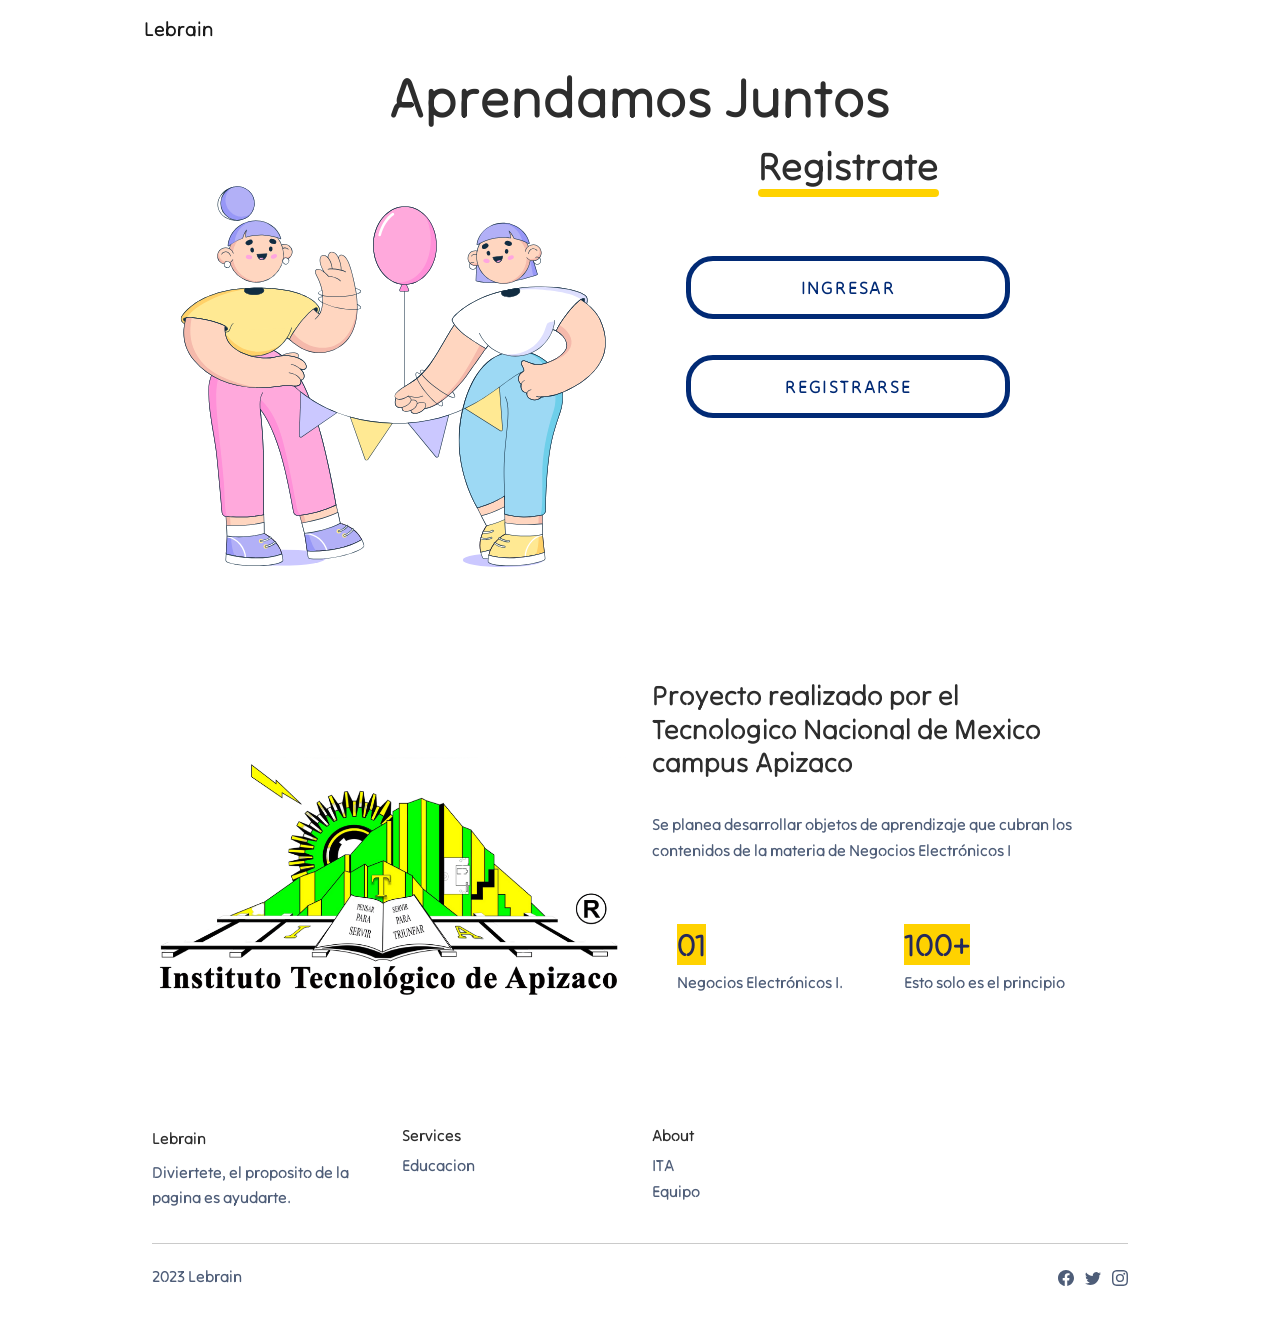
<file: index.html>
<!DOCTYPE html>
<html lang="en">

<head>
    <meta charset="utf-8">
    <meta name="viewport" content="width=device-width, initial-scale=1.0, shrink-to-fit=no">
    <title>Lebrain</title>
    <link rel="stylesheet" href="assets/bootstrap/css/bootstrap.min.css">
    <link rel="stylesheet" href="assets/css/style.css">
    <link href="https://fonts.googleapis.com/css2?family=Poppins:wght@100&family=Tilt+Neon&display=swap" rel="stylesheet">
    <link rel="stylesheet" href="https://fonts.googleapis.com/css?family=Raleway:300italic,400italic,600italic,700italic,800italic,400,300,600,700,800&amp;display=swap">
</head>

<body>
    <nav class="navbar navbar-brand navbar-expand-md fixed-top py-2 " id="mainNav">
        <div class="container"><a class="navbar-brand d-flex align-items-center" href="index.html"><span>Lebrain</span></a><button data-bs-toggle="collapse" class="navbar-toggler" data-bs-target="#navcol-1"><span class="visually-hidden">Toggle navigation</span><span class="navbar-toggler-icon"></span></button>
            <div class="collapse navbar-collapse" id="navcol-1">
                <ul class="navbar-nav mx-auto">
                    <li class="nav-item"></li>
                </ul><!-- <a class="btn btn-primary shadow" role="button" href="login.html">Ingresar</a> -->
            </div>
        </div>
    </nav>
    
    <header class="py-4 py-md-3 my-5">
        <div class="text-center">
            <h1 class="display-4 fw-bold mb-2">Aprendamos Juntos</h1>
        </div>
        <div class="container py-md-0">
            <div class="row">
                <div class="col-md-6 text-center align-items-center"><img class="img-fluid w-100" alt="Responsive image" src="images/bubble-gum-women-cheerfully-greet-someone-with-balloons-and-flags.svg"></div>
                <div class="col-md-5 col-xl-5 text-center text-md-start">
                    <h1 class="display-6 fw-bold mb-5"><span class="underline pb-1"><strong>Registrate</strong><br></span></h1>
                    <a href="login.html" class="ingresar">Ingresar<span></span><span></span><span></span><span></span></a>
                    <a href="signup.html" class="registrarse">Registrarse<span></span><span></span><span></span><span></span></a>
                </div>
            </div>
        </div>
    </header>

    <section>
        <div class="container py-2 py-xl-0">
            <div class="row gy-4 gy-md-0">
                <div class="col-md-6 text-center text-md-start d-flex d-sm-flex d-md-flex justify-content-center align-items-center justify-content-md-start align-items-md-center justify-content-xl-center">
                    <div><img class="rounded img-fluid fit-cover" style="min-height: 300px;" src="assets/img/illustrations/logoitapizaco.png" width="800"></div>
                </div>
                <div class="col">
                    <div style="max-width: 450px;">
                        <h3 class="fw-bold pb-md-4">Proyecto realizado por el Tecnologico Nacional de Mexico campus Apizaco</h3>
                        <p class="text-muted py-4 py-md-0">Se planea desarrollar objetos de aprendizaje que cubran los contenidos de la materia de Negocios Electrónicos I</p>
                        <div class="row gy-4 row-cols-2 row-cols-md-2" style="padding-top: 40px;margin-left: -9px;padding-left: 22px;margin-right: -16px;padding-bottom: 15px;">
                            <div class="col">
                                <div><span class="fs-2 fw-bold text-primary bg-warning">01</span>
                                    <p class="fw-normal text-muted">Negocios Electrónicos I.</p>
                                </div>
                            </div>
                            <div class="col">
                                <div><span class="fs-2 fw-bold text-primary bg-warning">100+</span>
                                    <p class="fw-normal text-muted">Esto solo es el principio</p>
                                </div>
                            </div>
                        </div>
                    </div>
                </div>
            </div>
        </div>
    </section>
    <footer>
        <div class="container py-4 py-lg-5">
            <div class="row row-cols-2 row-cols-md-4">
                <div class="col-12 col-md-3">
                    <div class="fw-bold d-flex align-items-center mb-2"><span>Lebrain</span></div>
                    <p class="text-muted">Diviertete, el proposito de la pagina es ayudarte.</p>
                </div>
                <div class="col-sm-4 col-md-3 text-lg-start d-flex flex-column">
                    <h3 class="fs-6 fw-bold">Services</h3>
                    <ul class="list-unstyled">
                        <li><a href="#">Educacion</a></li>
                    </ul>
                </div>
                <div class="col-sm-4 col-md-3 text-lg-start d-flex flex-column">
                    <h3 class="fs-6 fw-bold">About</h3>
                    <ul class="list-unstyled">
                        <li><a href="#">ITA</a></li>
                        <li><a href="#">Equipo</a></li>
                        <li><a href="#"></a></li>
                    </ul>
                </div>
            </div>
            <hr>
            <div class="text-muted d-flex justify-content-between align-items-center pt-1">
                <p class="mb-0">2023 Lebrain</p>
                <ul class="list-inline mb-0">
                    <li class="list-inline-item"><svg xmlns="http://www.w3.org/2000/svg" width="1em" height="1em" fill="currentColor" viewBox="0 0 16 16" class="bi bi-facebook">
                            <path d="M16 8.049c0-4.446-3.582-8.05-8-8.05C3.58 0-.002 3.603-.002 8.05c0 4.017 2.926 7.347 6.75 7.951v-5.625h-2.03V8.05H6.75V6.275c0-2.017 1.195-3.131 3.022-3.131.876 0 1.791.157 1.791.157v1.98h-1.009c-.993 0-1.303.621-1.303 1.258v1.51h2.218l-.354 2.326H9.25V16c3.824-.604 6.75-3.934 6.75-7.951z"></path>
                        </svg></li>
                    <li class="list-inline-item"><svg xmlns="http://www.w3.org/2000/svg" width="1em" height="1em" fill="currentColor" viewBox="0 0 16 16" class="bi bi-twitter">
                            <path d="M5.026 15c6.038 0 9.341-5.003 9.341-9.334 0-.14 0-.282-.006-.422A6.685 6.685 0 0 0 16 3.542a6.658 6.658 0 0 1-1.889.518 3.301 3.301 0 0 0 1.447-1.817 6.533 6.533 0 0 1-2.087.793A3.286 3.286 0 0 0 7.875 6.03a9.325 9.325 0 0 1-6.767-3.429 3.289 3.289 0 0 0 1.018 4.382A3.323 3.323 0 0 1 .64 6.575v.045a3.288 3.288 0 0 0 2.632 3.218 3.203 3.203 0 0 1-.865.115 3.23 3.23 0 0 1-.614-.057 3.283 3.283 0 0 0 3.067 2.277A6.588 6.588 0 0 1 .78 13.58a6.32 6.32 0 0 1-.78-.045A9.344 9.344 0 0 0 5.026 15z"></path>
                        </svg></li>
                    <li class="list-inline-item"><svg xmlns="http://www.w3.org/2000/svg" width="1em" height="1em" fill="currentColor" viewBox="0 0 16 16" class="bi bi-instagram">
                            <path d="M8 0C5.829 0 5.556.01 4.703.048 3.85.088 3.269.222 2.76.42a3.917 3.917 0 0 0-1.417.923A3.927 3.927 0 0 0 .42 2.76C.222 3.268.087 3.85.048 4.7.01 5.555 0 5.827 0 8.001c0 2.172.01 2.444.048 3.297.04.852.174 1.433.372 1.942.205.526.478.972.923 1.417.444.445.89.719 1.416.923.51.198 1.09.333 1.942.372C5.555 15.99 5.827 16 8 16s2.444-.01 3.298-.048c.851-.04 1.434-.174 1.943-.372a3.916 3.916 0 0 0 1.416-.923c.445-.445.718-.891.923-1.417.197-.509.332-1.09.372-1.942C15.99 10.445 16 10.173 16 8s-.01-2.445-.048-3.299c-.04-.851-.175-1.433-.372-1.941a3.926 3.926 0 0 0-.923-1.417A3.911 3.911 0 0 0 13.24.42c-.51-.198-1.092-.333-1.943-.372C10.443.01 10.172 0 7.998 0h.003zm-.717 1.442h.718c2.136 0 2.389.007 3.232.046.78.035 1.204.166 1.486.275.373.145.64.319.92.599.28.28.453.546.598.92.11.281.24.705.275 1.485.039.843.047 1.096.047 3.231s-.008 2.389-.047 3.232c-.035.78-.166 1.203-.275 1.485a2.47 2.47 0 0 1-.599.919c-.28.28-.546.453-.92.598-.28.11-.704.24-1.485.276-.843.038-1.096.047-3.232.047s-2.39-.009-3.233-.047c-.78-.036-1.203-.166-1.485-.276a2.478 2.478 0 0 1-.92-.598 2.48 2.48 0 0 1-.6-.92c-.109-.281-.24-.705-.275-1.485-.038-.843-.046-1.096-.046-3.233 0-2.136.008-2.388.046-3.231.036-.78.166-1.204.276-1.486.145-.373.319-.64.599-.92.28-.28.546-.453.92-.598.282-.11.705-.24 1.485-.276.738-.034 1.024-.044 2.515-.045v.002zm4.988 1.328a.96.96 0 1 0 0 1.92.96.96 0 0 0 0-1.92zm-4.27 1.122a4.109 4.109 0 1 0 0 8.217 4.109 4.109 0 0 0 0-8.217zm0 1.441a2.667 2.667 0 1 1 0 5.334 2.667 2.667 0 0 1 0-5.334z"></path>
                        </svg></li>
                </ul>
            </div>
        </div>
    </footer>
    <script src="assets/bootstrap/js/bootstrap.min.js"></script>
    <script src="assets/js/startup-modern.js"></script>
</body>

</html>
</file>
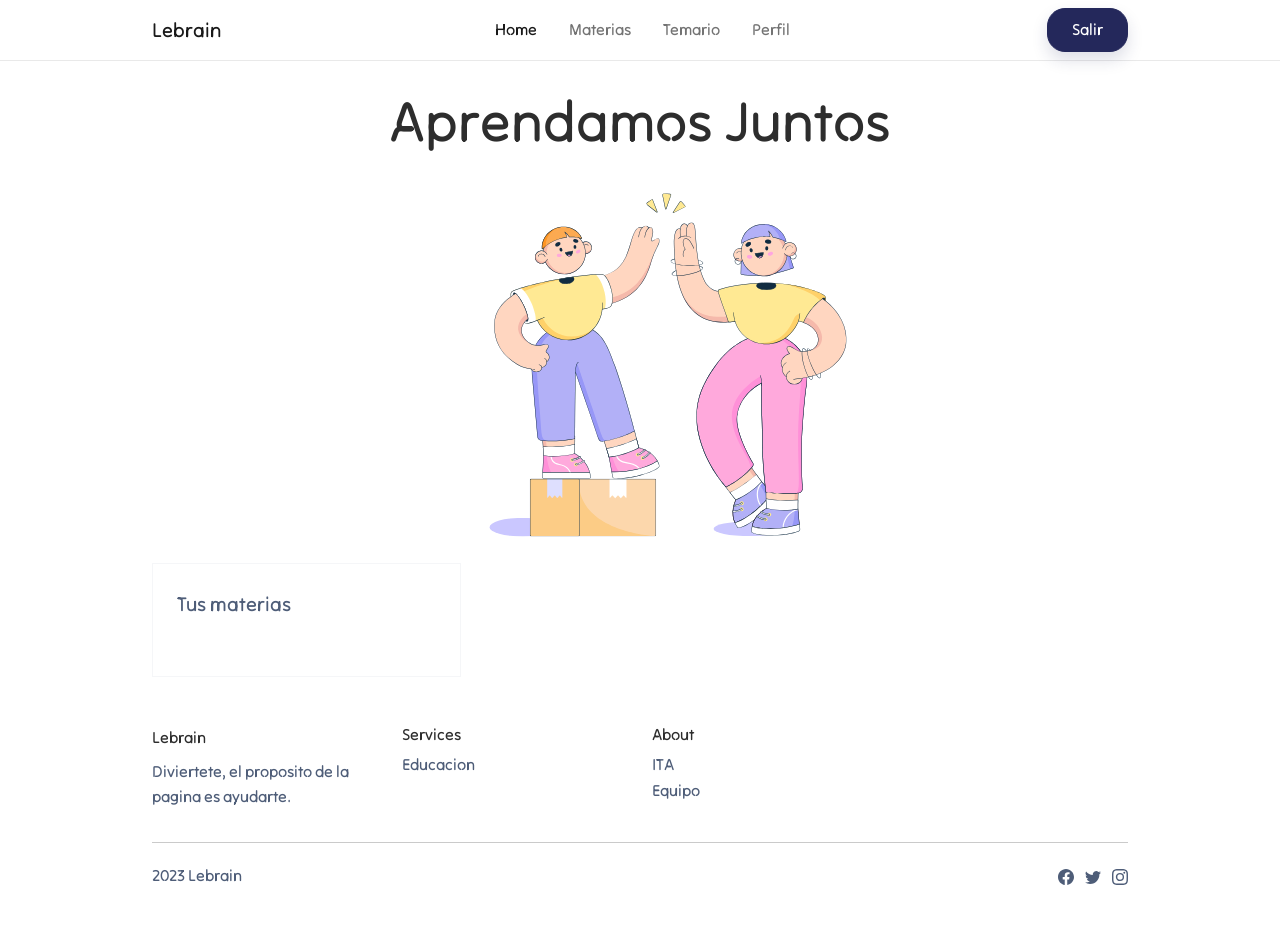
<file: inicio.html>
<!DOCTYPE html>
<html lang="en">

<head>
    <meta charset="utf-8">
    <meta name="viewport" content="width=device-width, initial-scale=1.0, shrink-to-fit=no">
    <title>Inicio</title>
    <link rel="stylesheet" href="assets/bootstrap/css/bootstrap.min.css">
    <link rel="stylesheet" href="assets/css/style-login.css">
    <link rel="stylesheet" href="assets/css/style.css">
    <link href="https://fonts.googleapis.com/css2?family=Poppins:wght@100&family=Tilt+Neon&display=swap" rel="stylesheet">
   
</head>

<body>
<header class="pt-4">
    <nav class="navbar navbar-light navbar-expand-md fixed-top navbar-shrink py-2" id="mainNav">
        <div class="container"><a class="navbar-brand d-flex align-items-center"><span>Lebrain</span></a><button data-bs-toggle="collapse" class="navbar-toggler" data-bs-target="#navcol-1"><span class="visually-hidden">Toggle navigation</span><span class="navbar-toggler-icon"></span></button>
            <div class="collapse navbar-collapse" id="navcol-1">
                <ul class="navbar-nav mx-auto">
                    <li class="nav-item"><a class="nav-link active" href="inicio.html">Home</a></li>
                    <li class="nav-item"><a class="nav-link " href="materias.html">Materias</a></li>
                    <li class="nav-item"><a class="nav-link" disabled>Temario</a></li>
                    <li class="nav-item"><a class="nav-link" href="perfil.html">Perfil</a></li>
                </ul><a class="btn btn-primary shadow" role="button" href="index.html">Salir</a>
            </div>
        </div>
    </nav>

    <div class="container pt-4 pt-xl-5">
        <div class="row pt-3">
            <div class="col-md-8 text-center text-md-start mx-auto">
                <div class="text-center" id="bienvenida">
                    <h1 class="display-4 fw-bold mb-2">Aprendamos Juntos</h1>
                    
                </div>
            </div>
            <div class="col-12 col-lg-10 mx-auto">
                <div class="text-center position-relative" style="margin-left: 50px;"><img class="img-fluid" src="images/bubble-gum-equality.svg" style="width: 400px;"></div>
            </div>
        </div>
    </div>
</header>
<section>
    <div class="container py-2 py-xl-0">
        <div class="row gy-4 row-cols-1 row-cols-md-2 row-cols-lg-3">
            <div class="col">
                <div class="card border-light border-1 d-flex justify-content-center p-4">
                    <p class="fs-5 text-muted mb-0">Tus materias</p>
                    <div class="card-body" id="materia">


                    </div>
                </div>
            </div>
        </div>
    </div>
</section>
<footer>
    <div class="container py-4 py-lg-5">
        <div class="row row-cols-2 row-cols-md-4">
            <div class="col-12 col-md-3">
                <div class="fw-bold d-flex align-items-center mb-2"><span>Lebrain</span></div>
                <p class="text-muted">Diviertete, el proposito de la pagina es ayudarte.</p>
            </div>
            <div class="col-sm-4 col-md-3 text-lg-start d-flex flex-column">
                <h3 class="fs-6 fw-bold">Services</h3>
                <ul class="list-unstyled">
                    <li><a href="#">Educacion</a></li>
                </ul>
            </div>
            <div class="col-sm-4 col-md-3 text-lg-start d-flex flex-column">
                <h3 class="fs-6 fw-bold">About</h3>
                <ul class="list-unstyled">
                    <li><a href="#">ITA</a></li>
                    <li><a href="#">Equipo</a></li>
                    <li><a href="#"></a></li>
                </ul>
            </div>
        </div>
        <hr>
        <div class="text-muted d-flex justify-content-between align-items-center pt-1">
            <p class="mb-0">2023 Lebrain</p>
            <ul class="list-inline mb-0">
                <li class="list-inline-item"><svg xmlns="http://www.w3.org/2000/svg" width="1em" height="1em" fill="currentColor" viewBox="0 0 16 16" class="bi bi-facebook">
                        <path d="M16 8.049c0-4.446-3.582-8.05-8-8.05C3.58 0-.002 3.603-.002 8.05c0 4.017 2.926 7.347 6.75 7.951v-5.625h-2.03V8.05H6.75V6.275c0-2.017 1.195-3.131 3.022-3.131.876 0 1.791.157 1.791.157v1.98h-1.009c-.993 0-1.303.621-1.303 1.258v1.51h2.218l-.354 2.326H9.25V16c3.824-.604 6.75-3.934 6.75-7.951z"></path>
                    </svg></li>
                <li class="list-inline-item"><svg xmlns="http://www.w3.org/2000/svg" width="1em" height="1em" fill="currentColor" viewBox="0 0 16 16" class="bi bi-twitter">
                        <path d="M5.026 15c6.038 0 9.341-5.003 9.341-9.334 0-.14 0-.282-.006-.422A6.685 6.685 0 0 0 16 3.542a6.658 6.658 0 0 1-1.889.518 3.301 3.301 0 0 0 1.447-1.817 6.533 6.533 0 0 1-2.087.793A3.286 3.286 0 0 0 7.875 6.03a9.325 9.325 0 0 1-6.767-3.429 3.289 3.289 0 0 0 1.018 4.382A3.323 3.323 0 0 1 .64 6.575v.045a3.288 3.288 0 0 0 2.632 3.218 3.203 3.203 0 0 1-.865.115 3.23 3.23 0 0 1-.614-.057 3.283 3.283 0 0 0 3.067 2.277A6.588 6.588 0 0 1 .78 13.58a6.32 6.32 0 0 1-.78-.045A9.344 9.344 0 0 0 5.026 15z"></path>
                    </svg></li>
                <li class="list-inline-item"><svg xmlns="http://www.w3.org/2000/svg" width="1em" height="1em" fill="currentColor" viewBox="0 0 16 16" class="bi bi-instagram">
                        <path d="M8 0C5.829 0 5.556.01 4.703.048 3.85.088 3.269.222 2.76.42a3.917 3.917 0 0 0-1.417.923A3.927 3.927 0 0 0 .42 2.76C.222 3.268.087 3.85.048 4.7.01 5.555 0 5.827 0 8.001c0 2.172.01 2.444.048 3.297.04.852.174 1.433.372 1.942.205.526.478.972.923 1.417.444.445.89.719 1.416.923.51.198 1.09.333 1.942.372C5.555 15.99 5.827 16 8 16s2.444-.01 3.298-.048c.851-.04 1.434-.174 1.943-.372a3.916 3.916 0 0 0 1.416-.923c.445-.445.718-.891.923-1.417.197-.509.332-1.09.372-1.942C15.99 10.445 16 10.173 16 8s-.01-2.445-.048-3.299c-.04-.851-.175-1.433-.372-1.941a3.926 3.926 0 0 0-.923-1.417A3.911 3.911 0 0 0 13.24.42c-.51-.198-1.092-.333-1.943-.372C10.443.01 10.172 0 7.998 0h.003zm-.717 1.442h.718c2.136 0 2.389.007 3.232.046.78.035 1.204.166 1.486.275.373.145.64.319.92.599.28.28.453.546.598.92.11.281.24.705.275 1.485.039.843.047 1.096.047 3.231s-.008 2.389-.047 3.232c-.035.78-.166 1.203-.275 1.485a2.47 2.47 0 0 1-.599.919c-.28.28-.546.453-.92.598-.28.11-.704.24-1.485.276-.843.038-1.096.047-3.232.047s-2.39-.009-3.233-.047c-.78-.036-1.203-.166-1.485-.276a2.478 2.478 0 0 1-.92-.598 2.48 2.48 0 0 1-.6-.92c-.109-.281-.24-.705-.275-1.485-.038-.843-.046-1.096-.046-3.233 0-2.136.008-2.388.046-3.231.036-.78.166-1.204.276-1.486.145-.373.319-.64.599-.92.28-.28.546-.453.92-.598.282-.11.705-.24 1.485-.276.738-.034 1.024-.044 2.515-.045v.002zm4.988 1.328a.96.96 0 1 0 0 1.92.96.96 0 0 0 0-1.92zm-4.27 1.122a4.109 4.109 0 1 0 0 8.217 4.109 4.109 0 0 0 0-8.217zm0 1.441a2.667 2.667 0 1 1 0 5.334 2.667 2.667 0 0 1 0-5.334z"></path>
                    </svg></li>
            </ul>
        </div>
    </div>
</footer>
    <script src="assets/bootstrap/js/bootstrap.min.js"></script>
    <script src="assets/js/inicio.js"></script>




</body>


</html>
</file>
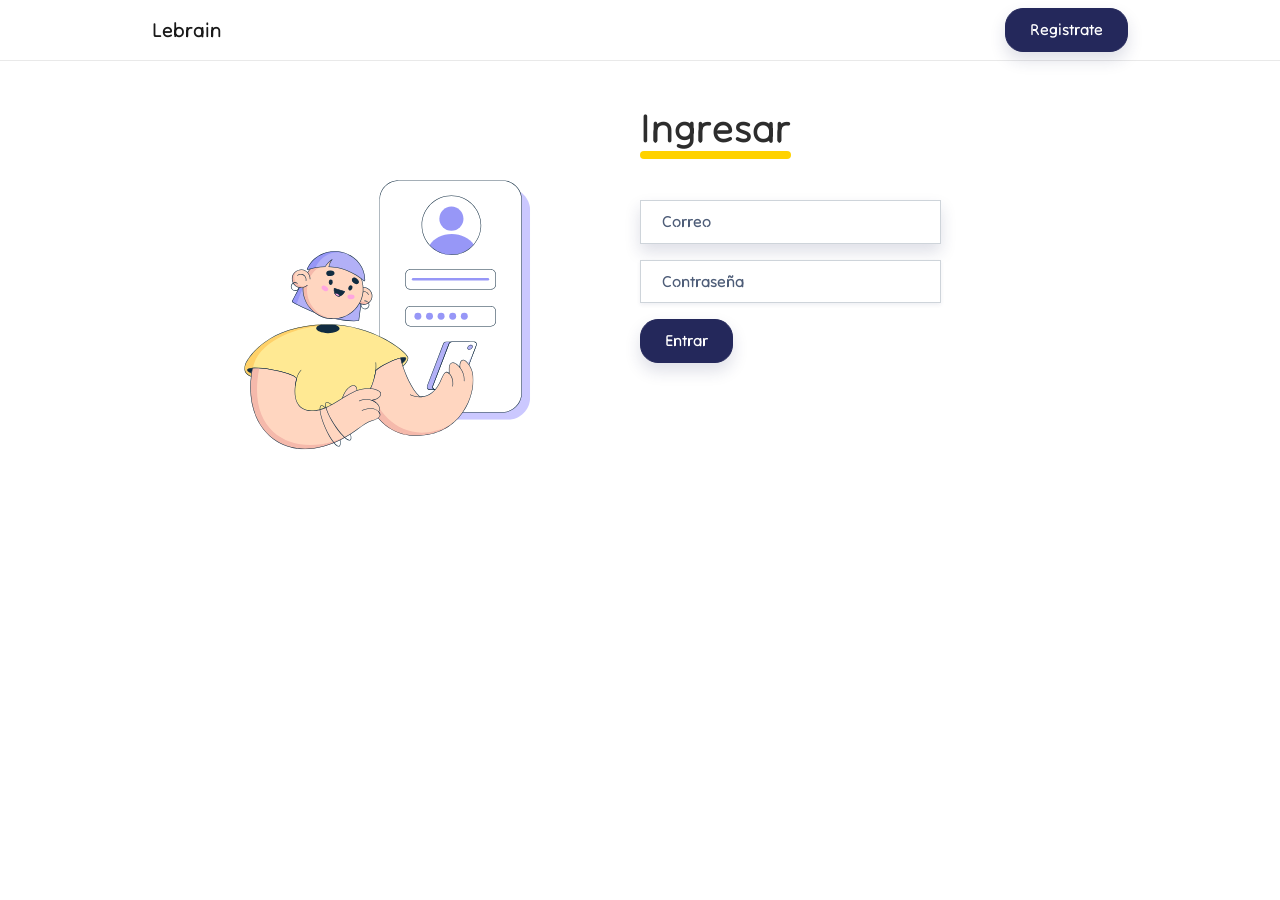
<file: login.html>
<!DOCTYPE html>
<html lang="en">

<head>
    <meta charset="utf-8">
    <meta name="viewport" content="width=device-width, initial-scale=1.0, shrink-to-fit=no">
    <title>Ingresar</title>
    <link rel="stylesheet" href="assets/bootstrap/css/bootstrap.min.css">
    <link rel="stylesheet" href="assets/css/style-login.css">
    <link href="https://fonts.googleapis.com/css2?family=Poppins:wght@100&family=Tilt+Neon&display=swap" rel="stylesheet">
    <link rel="stylesheet" href="https://fonts.googleapis.com/css?family=Raleway:300italic,400italic,600italic,700italic,800italic,400,300,600,700,800&amp;display=swap">
</head>

<body>
    <nav class="navbar navbar-light navbar-expand-md fixed-top navbar-shrink py-2" id="mainNav">
        <div class="container"><a class="navbar-brand d-flex align-items-center" href="index.html"><span>Lebrain</span></a><button data-bs-toggle="collapse" class="navbar-toggler" data-bs-target="#navcol-1"><span class="visually-hidden">Toggle navigation</span><span class="navbar-toggler-icon"></span></button>
            <div class="collapse navbar-collapse" id="navcol-1">
                <ul class="navbar-nav mx-auto"></ul><a class="btn btn-primary shadow" role="button" href="signup.html">Registrate</a>
            </div>
        </div>
    </nav>

    <section class="py-2 py-md-2 my-5">
        <div class="container py-md-5 ">
            <div class="row">
                <div class="row">
                    <div class="col-md-6 text-center"><img class="img-fluid w-100" src="images/bubble-gum-woman-enters-the-password-from-her-account.svg"></div>
                    <div class="col-md-5 col-xl-4 text-center text-md-start">
                        <h2 class="display-6 fw-bold mb-5"><span class="underline pb-1"><strong>Ingresar</strong><br></span></h2>
                        
                        <form id="usuario">
                            <div class="mb-3"><input class="correo shadow form-control" type="email" name="email"  title='Ingrese una direccion valida' placeholder="Correo" required></div>
                        
                            <div class="mb-3"><input class="shadow-sm form-control" id="pass1" type="password" name="password" placeholder="Contraseña"  placeholder="Contraseña" title="La contraseña debe tener al menos 8 caracteres y contener al menos un número y una letra" required></div>

                            <div class="mb-5"><button class="btn btn-primary shadow" type="submit">Entrar</button></div>

                            <div id="g_id_onload"
                                data-client_id="248287122114-vtj3gs9ooc0gi9pcomhi8pj323rueas8.apps.googleusercontent.com"
                                data-auto_prompt="false"
                                data-callback="handleCredentialResponse">
                            </div>
                            <div class="g_id_signin"
                                data-type="standard"
                                data-size="large"
                                data-theme="outline"
                                data-text="sign_in_with"
                                data-shape="rectangular"
                                data-logo_alignment="left">
                            </div>
                            <script src="https://accounts.google.com/gsi/client" async defer></script>
                            <script>
                                function handleCredentialResponse(response) {
                                
                                //Google Token : Id Token
                                    const body = {id_token: response.credential};

                                    fetch('http://localhost:8080/api/auth/google',{
                                        method:'POST',
                                        headers: {
                                            'Content-Type':'application/json'
                                        },
                                        body: JSON.stringify(body)
                                    })
                                        .then( resp => resp.json())
                                        .then(resp => {
                                            console.log(resp)
                                        })
                                        .catch(console.warm)
                            
                                }
                            </script>
                            <!--<p class="text-muted"><a href="404.html">¿Olvidaste tu contraseña?</a></p>-->
                        </form>
                    </div>
                </div>
            </div>
        </div>
    </section>
    <footer>
       
    </footer>

    <script src="assets/js/login.js"></script>
</body>

</html>
</file>
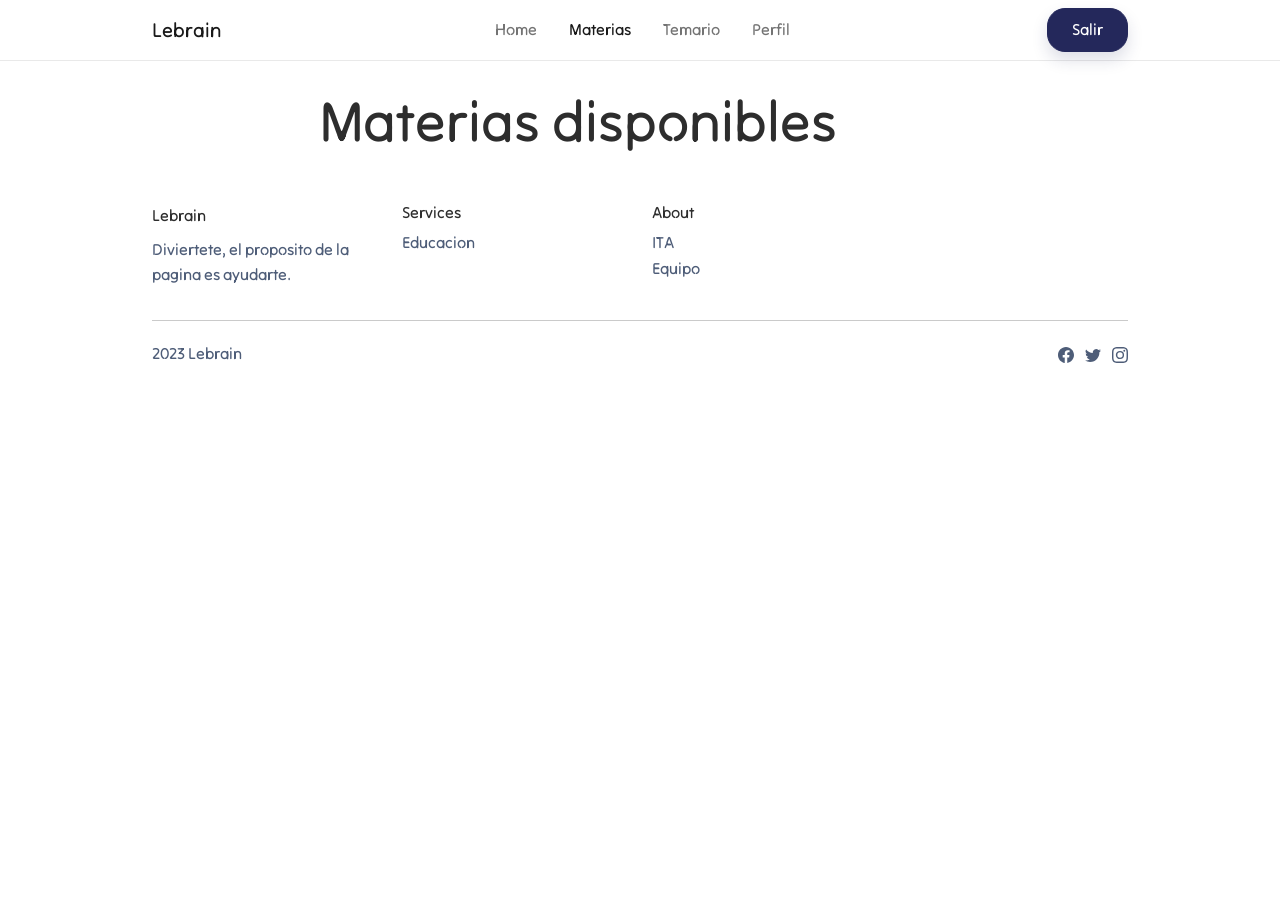
<file: materias.html>
<!DOCTYPE html>
<html lang="en">

<head>
    <meta charset="utf-8">
    <meta name="viewport" content="width=device-width, initial-scale=1.0, shrink-to-fit=no">
    <title>Inicio</title>
    <link rel="stylesheet" href="assets/bootstrap/css/bootstrap.min.css">
    <link rel="stylesheet" href="assets/css/style-login.css">
    <link rel="stylesheet" href="assets/css/style.css">
    <link href="https://fonts.googleapis.com/css2?family=Poppins:wght@100&family=Tilt+Neon&display=swap" rel="stylesheet">
   
</head>

<body>
<header class="pt-4">
    <nav class="navbar navbar-light navbar-expand-md fixed-top navbar-shrink py-2" id="mainNav">
        <div class="container"><a class="navbar-brand d-flex align-items-center"><span>Lebrain</span></a><button data-bs-toggle="collapse" class="navbar-toggler" data-bs-target="#navcol-1"><span class="visually-hidden">Toggle navigation</span><span class="navbar-toggler-icon"></span></button>
            <div class="collapse navbar-collapse" id="navcol-1">
                <ul class="navbar-nav mx-auto">
                    <li class="nav-item"><a class="nav-link" href="inicio.html">Home</a></li>
                    <li class="nav-item"><a class="nav-link active" href="materias.html">Materias</a></li>
                    <li class="nav-item"><a class="nav-link" disabled="disabled">Temario</a></li>
                    <li class="nav-item"><a class="nav-link" href="perfil.html">Perfil</a></li>
                </ul><a class="btn btn-primary shadow" role="button" href="index.html">Salir</a>
            </div>
        </div>
    </nav>

    <div class="container pt-4 pt-xl-5">
        <div class="row pt-3">
            <div class="col-md-8 text-center text-md-start mx-auto">
                <h3 class="display-4 fw-bold mb-4">Materias disponibles</h3>

            </div>

        </div>
    </div>
</header>
<section>
    <div class="container py-2 py-xl-0">
        <div class="row gy-4 row-cols-4" id="materias">

        </div>
    </div>
</section>
<footer>
    <div class="container py-4 py-lg-5">
        <div class="row row-cols-2 row-cols-md-4">
            <div class="col-12 col-md-3">
                <div class="fw-bold d-flex align-items-center mb-2"><span>Lebrain</span></div>
                <p class="text-muted">Diviertete, el proposito de la pagina es ayudarte.</p>
            </div>
            <div class="col-sm-4 col-md-3 text-lg-start d-flex flex-column">
                <h3 class="fs-6 fw-bold">Services</h3>
                <ul class="list-unstyled">
                    <li><a href="#">Educacion</a></li>
                </ul>
            </div>
            <div class="col-sm-4 col-md-3 text-lg-start d-flex flex-column">
                <h3 class="fs-6 fw-bold">About</h3>
                <ul class="list-unstyled">
                    <li><a href="#">ITA</a></li>
                    <li><a href="#">Equipo</a></li>
                    <li><a href="#"></a></li>
                </ul>
            </div>
        </div>
        <hr>
        <div class="text-muted d-flex justify-content-between align-items-center pt-1">
            <p class="mb-0">2023 Lebrain</p>
            <ul class="list-inline mb-0">
                <li class="list-inline-item"><svg xmlns="http://www.w3.org/2000/svg" width="1em" height="1em" fill="currentColor" viewBox="0 0 16 16" class="bi bi-facebook">
                        <path d="M16 8.049c0-4.446-3.582-8.05-8-8.05C3.58 0-.002 3.603-.002 8.05c0 4.017 2.926 7.347 6.75 7.951v-5.625h-2.03V8.05H6.75V6.275c0-2.017 1.195-3.131 3.022-3.131.876 0 1.791.157 1.791.157v1.98h-1.009c-.993 0-1.303.621-1.303 1.258v1.51h2.218l-.354 2.326H9.25V16c3.824-.604 6.75-3.934 6.75-7.951z"></path>
                    </svg></li>
                <li class="list-inline-item"><svg xmlns="http://www.w3.org/2000/svg" width="1em" height="1em" fill="currentColor" viewBox="0 0 16 16" class="bi bi-twitter">
                        <path d="M5.026 15c6.038 0 9.341-5.003 9.341-9.334 0-.14 0-.282-.006-.422A6.685 6.685 0 0 0 16 3.542a6.658 6.658 0 0 1-1.889.518 3.301 3.301 0 0 0 1.447-1.817 6.533 6.533 0 0 1-2.087.793A3.286 3.286 0 0 0 7.875 6.03a9.325 9.325 0 0 1-6.767-3.429 3.289 3.289 0 0 0 1.018 4.382A3.323 3.323 0 0 1 .64 6.575v.045a3.288 3.288 0 0 0 2.632 3.218 3.203 3.203 0 0 1-.865.115 3.23 3.23 0 0 1-.614-.057 3.283 3.283 0 0 0 3.067 2.277A6.588 6.588 0 0 1 .78 13.58a6.32 6.32 0 0 1-.78-.045A9.344 9.344 0 0 0 5.026 15z"></path>
                    </svg></li>
                <li class="list-inline-item"><svg xmlns="http://www.w3.org/2000/svg" width="1em" height="1em" fill="currentColor" viewBox="0 0 16 16" class="bi bi-instagram">
                        <path d="M8 0C5.829 0 5.556.01 4.703.048 3.85.088 3.269.222 2.76.42a3.917 3.917 0 0 0-1.417.923A3.927 3.927 0 0 0 .42 2.76C.222 3.268.087 3.85.048 4.7.01 5.555 0 5.827 0 8.001c0 2.172.01 2.444.048 3.297.04.852.174 1.433.372 1.942.205.526.478.972.923 1.417.444.445.89.719 1.416.923.51.198 1.09.333 1.942.372C5.555 15.99 5.827 16 8 16s2.444-.01 3.298-.048c.851-.04 1.434-.174 1.943-.372a3.916 3.916 0 0 0 1.416-.923c.445-.445.718-.891.923-1.417.197-.509.332-1.09.372-1.942C15.99 10.445 16 10.173 16 8s-.01-2.445-.048-3.299c-.04-.851-.175-1.433-.372-1.941a3.926 3.926 0 0 0-.923-1.417A3.911 3.911 0 0 0 13.24.42c-.51-.198-1.092-.333-1.943-.372C10.443.01 10.172 0 7.998 0h.003zm-.717 1.442h.718c2.136 0 2.389.007 3.232.046.78.035 1.204.166 1.486.275.373.145.64.319.92.599.28.28.453.546.598.92.11.281.24.705.275 1.485.039.843.047 1.096.047 3.231s-.008 2.389-.047 3.232c-.035.78-.166 1.203-.275 1.485a2.47 2.47 0 0 1-.599.919c-.28.28-.546.453-.92.598-.28.11-.704.24-1.485.276-.843.038-1.096.047-3.232.047s-2.39-.009-3.233-.047c-.78-.036-1.203-.166-1.485-.276a2.478 2.478 0 0 1-.92-.598 2.48 2.48 0 0 1-.6-.92c-.109-.281-.24-.705-.275-1.485-.038-.843-.046-1.096-.046-3.233 0-2.136.008-2.388.046-3.231.036-.78.166-1.204.276-1.486.145-.373.319-.64.599-.92.28-.28.546-.453.92-.598.282-.11.705-.24 1.485-.276.738-.034 1.024-.044 2.515-.045v.002zm4.988 1.328a.96.96 0 1 0 0 1.92.96.96 0 0 0 0-1.92zm-4.27 1.122a4.109 4.109 0 1 0 0 8.217 4.109 4.109 0 0 0 0-8.217zm0 1.441a2.667 2.667 0 1 1 0 5.334 2.667 2.667 0 0 1 0-5.334z"></path>
                    </svg></li>
            </ul>
        </div>
    </div>
</footer>
    <script src="assets/bootstrap/js/bootstrap.min.js"></script>
    <script src="assets/js/materias.js"></script>




</body>


</html>
</file>
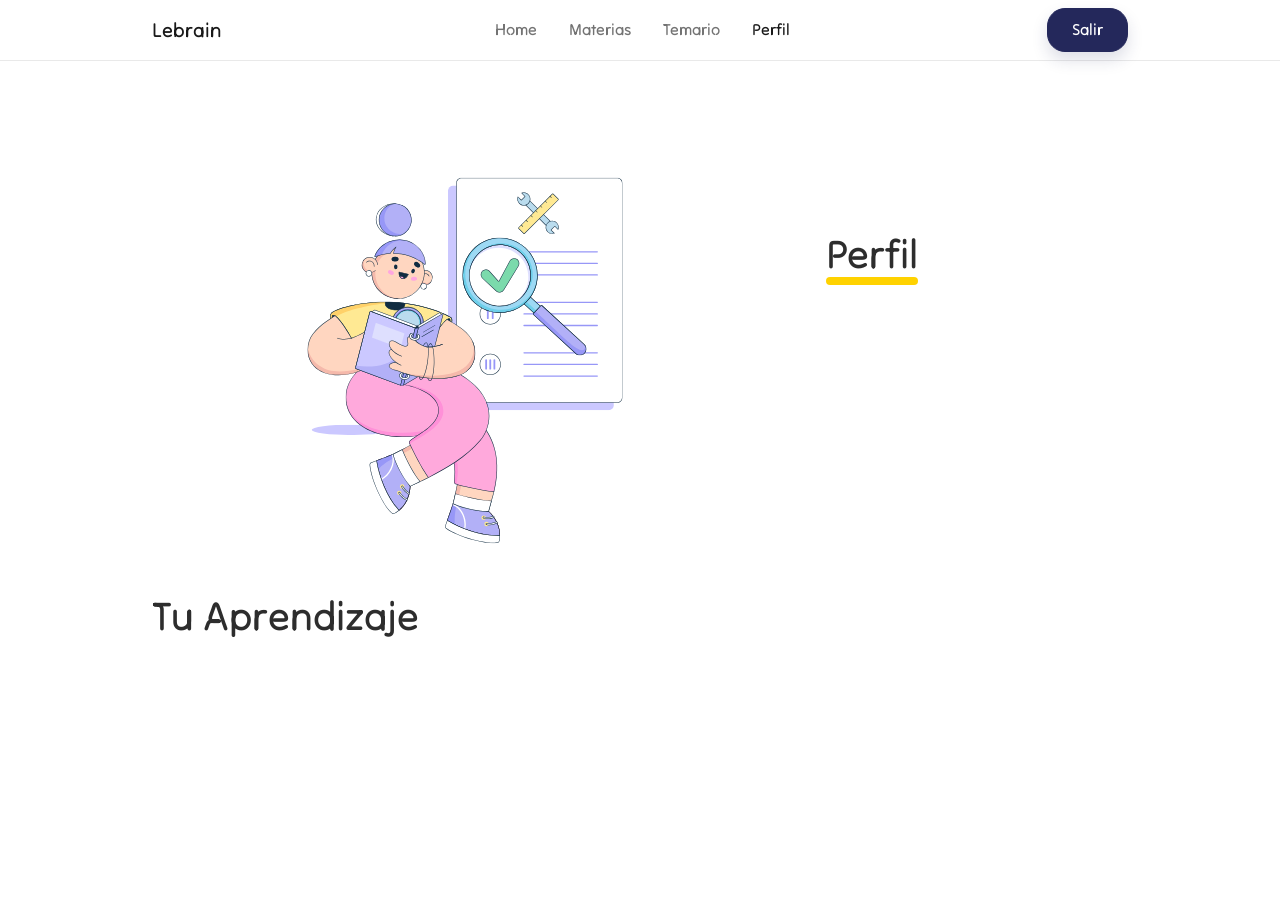
<file: perfil.html>
<!DOCTYPE html>
<html lang="en">

<head>
    <meta charset="utf-8">
    <meta name="viewport" content="width=device-width, initial-scale=1.0, shrink-to-fit=no">
    <title>Perfil</title>
    <link rel="stylesheet" href="assets/bootstrap/css/bootstrap.min.css">
    <link rel="stylesheet" href="assets/css/style-login.css">
    <link rel="stylesheet" href="assets/css/style.css">
    <link href="https://fonts.googleapis.com/css2?family=Poppins:wght@100&family=Tilt+Neon&display=swap" rel="stylesheet">
   
</head>

<body>
<header class="pt-4">
    <nav class="navbar navbar-light navbar-expand-md fixed-top navbar-shrink py-2" id="mainNav">
        <div class="container"><a class="navbar-brand d-flex align-items-center"><span>Lebrain</span></a><button data-bs-toggle="collapse" class="navbar-toggler" data-bs-target="#navcol-1"><span class="visually-hidden">Toggle navigation</span><span class="navbar-toggler-icon"></span></button>
            <div class="collapse navbar-collapse" id="navcol-1">
                <ul class="navbar-nav mx-auto">
                    <li class="nav-item"><a class="nav-link" href="inicio.html">Home</a></li>
                    <li class="nav-item"><a class="nav-link " href="materias.html">Materias</a></li>
                    <li class="nav-item"><a class="nav-link" href="materia/NE1/negociosElectronicos1.html">Temario</a></li>
                    <li class="nav-item"><a class="nav-link active" href="perfil.html">Perfil</a></li>
                </ul><a class="btn btn-primary shadow" role="button" href="index.html">Salir</a>
            </div>
        </div>
    </nav>
    <section class="py-2 py-md-2 my-5">
        <div class="container py-md-5 ">
            <div class="row">
                <div class="row justify-content-md-center">
                    <div class="col-md-6 text-center"><img class="img-fluid w-100" src="images/bubble-gum-learning-the-instructions.svg"></div>
                    <div class="col-md-5 col-xl-4 text-center text-md-start">
                        <h2 class="display-6 fw-bold mb-5"><span class="underline pb-1"><strong>Perfil</strong><br></span></h2>
                        
                        <form id="actualizarUsuario">


                            
                            <!--<p class="text-muted"><a href="404.html">¿Olvidaste tu contraseña?</a></p>-->
                        </form>

                       
                    </div>
                    <h1>Tu Aprendizaje</h1>
                    <div id = "tarjetas">
    
                    </div>
                </div>
            </div>
        </div>
    </section>
    <footer>
       
    </footer>

    <script src="assets/js/perfil.js"></script>

</body>

</html>
</file>
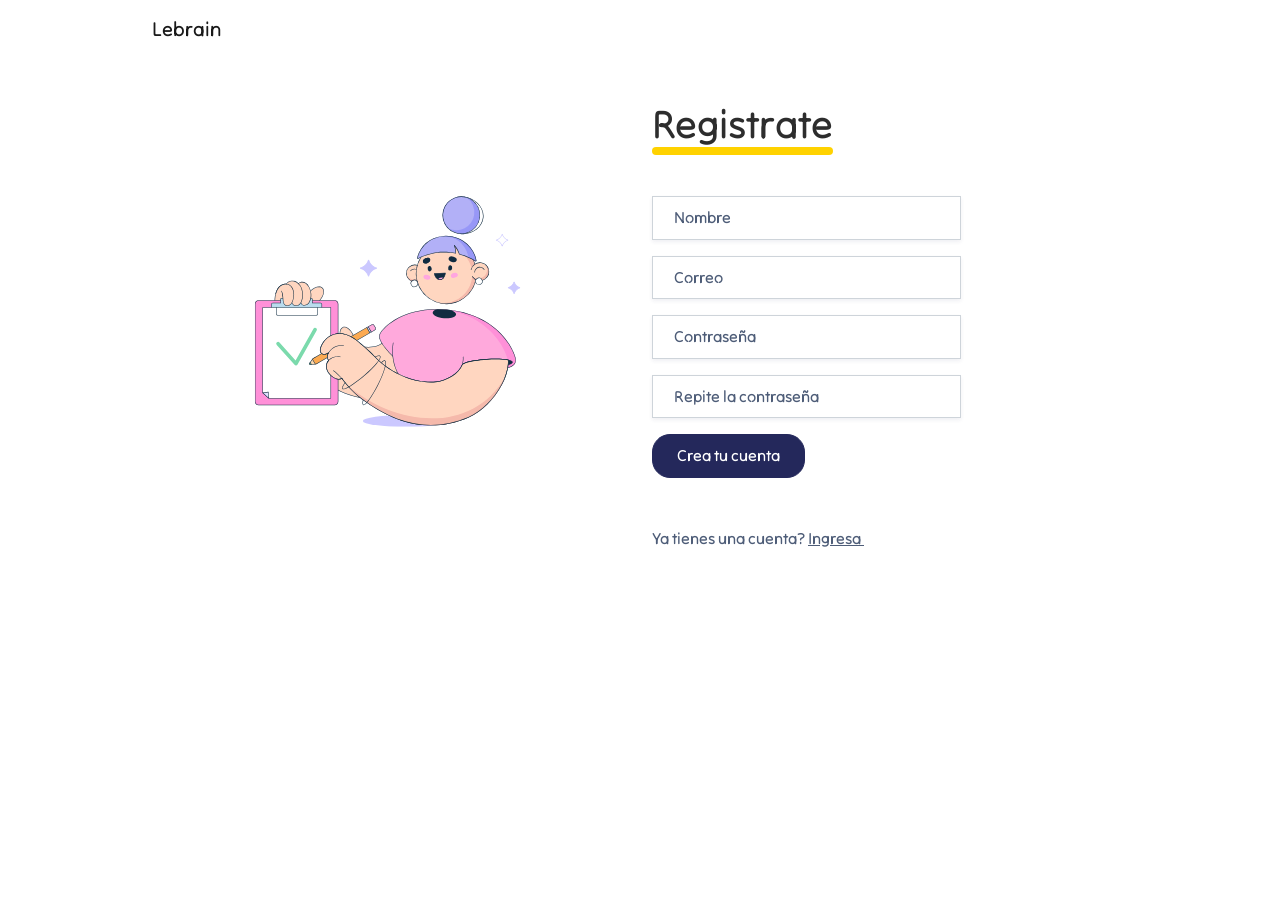
<file: signup.html>
<!DOCTYPE html>
<html lang="en">

<head>
    <meta charset="utf-8">
    <meta name="viewport" content="width=device-width, initial-scale=1.0, shrink-to-fit=no">
    <title>Sign up - Brand</title>
    <link rel="stylesheet" href="assets/bootstrap/css/bootstrap.min.css">
    <link rel="stylesheet" href="assets/css/style-login.css">
    <link href="https://fonts.googleapis.com/css2?family=Poppins:wght@100&family=Tilt+Neon&display=swap" rel="stylesheet">
    <link rel="stylesheet" href="https://fonts.googleapis.com/css?family=Raleway:300italic,400italic,600italic,700italic,800italic,400,300,600,700,800&amp;display=swap">
</head>

<body>
    <nav class="navbar navbar-light navbar-expand-md fixed-top navbar-shrink py-2" id="mainNav">
        <div class="container"><a class="navbar-brand d-flex align-items-center" href="index.html"><span>Lebrain</span></a><button data-bs-toggle="collapse" class="navbar-toggler" data-bs-target="#navcol-1"><span class="visually-hidden">Toggle navigation</span><span class="navbar-toggler-icon"></span></button>
            <div class="collapse navbar-collapse" id="navcol-1">
                <ul class="navbar-nav mx-auto"></ul>
            </div>
        </div>
    </nav>
    <section class="py-4 py-md-1 my-5">
        <div class="container py-md-5">
            <div class="row">
                <div class="col-md-6 text-center"><img class="img-fluid w-100" src="images/bubble-gum-woman-holds-a-clipboard-and-draws-a-check-mark.svg"></div>
                <div class="col-md-5 col-xl-4 text-center text-md-start">
                    <h2 class="display-6 fw-bold mb-5"><span class="underline pb-1"><strong>Registrate</strong></span></h2>
                    <form id="usuario">
                        <div class="mb-3"><input class="nombre shadow-sm form-control" type="nombre" name="nombre" placeholder="Nombre" required></div>
                        <div class="mb-3"><input class="correo shadow-sm form-control" type="email" name="email" placeholder="Correo" title='Ingrese una direccion valida' placeholder="Correo" required></div>
                        <div class="mb-3"><input class="shadow-sm form-control" id="pass1" type="password" name="password" placeholder="Contraseña" pattern="(?=.*\d)(?=.*[a-zA-Z]).{8,}" placeholder="Contraseña" title="La contraseña debe tener al menos 8 caracteres y contener al menos un número y una letra" required></div>
                        <div class="mb-3"><input class="shadow-sm form-control" id="pass2" type="password" name="password_repeat" placeholder="Repite la contraseña" oninput="checkPasswords()"  required></div>
                        <div class="mb-5"><button class="btn btn-primary ">Crea tu cuenta</button></div>

                        <div id="g_id_onload"
                            data-client_id="248287122114-vtj3gs9ooc0gi9pcomhi8pj323rueas8.apps.googleusercontent.com"
                            data-auto_prompt="false"
                            data-callback="handleCredentialResponse">
                        </div>
                        <div class="g_id_signin"
                            data-type="standard"
                            data-size="large"
                            data-theme="outline"
                            data-text="sign_in_with"
                            data-shape="rectangular"
                            data-logo_alignment="left">
                        </div>
                        <script src="https://accounts.google.com/gsi/client" async defer></script>
                        <script>
                            function handleCredentialResponse(response) {
                            
                            //Google Token : Id Token
                                const body = {id_token: response.credential};

                                fetch('http://localhost:8080/api/auth/google',{
                                    method:'POST',
                                    headers: {
                                        'Content-Type':'application/json'
                                    },
                                    body: JSON.stringify(body)
                                })
                                    .then( resp => resp.json())
                                    .then(resp => {
                                        console.log(resp)
                                    })
                                    .catch(console.warm)
                        
                            }
                        </script>

                        <p class="text-muted">Ya tienes una cuenta? <a href="login.html">Ingresa&nbsp;
                    </form>
                </div>
            </div>
        </div>
    </section>
    <footer>

    </footer>

    
    <script src="assets/js/startup-modern.js"></script>
    <script src="assets/js/signup.js"></script>
</body>

</html>
</file>
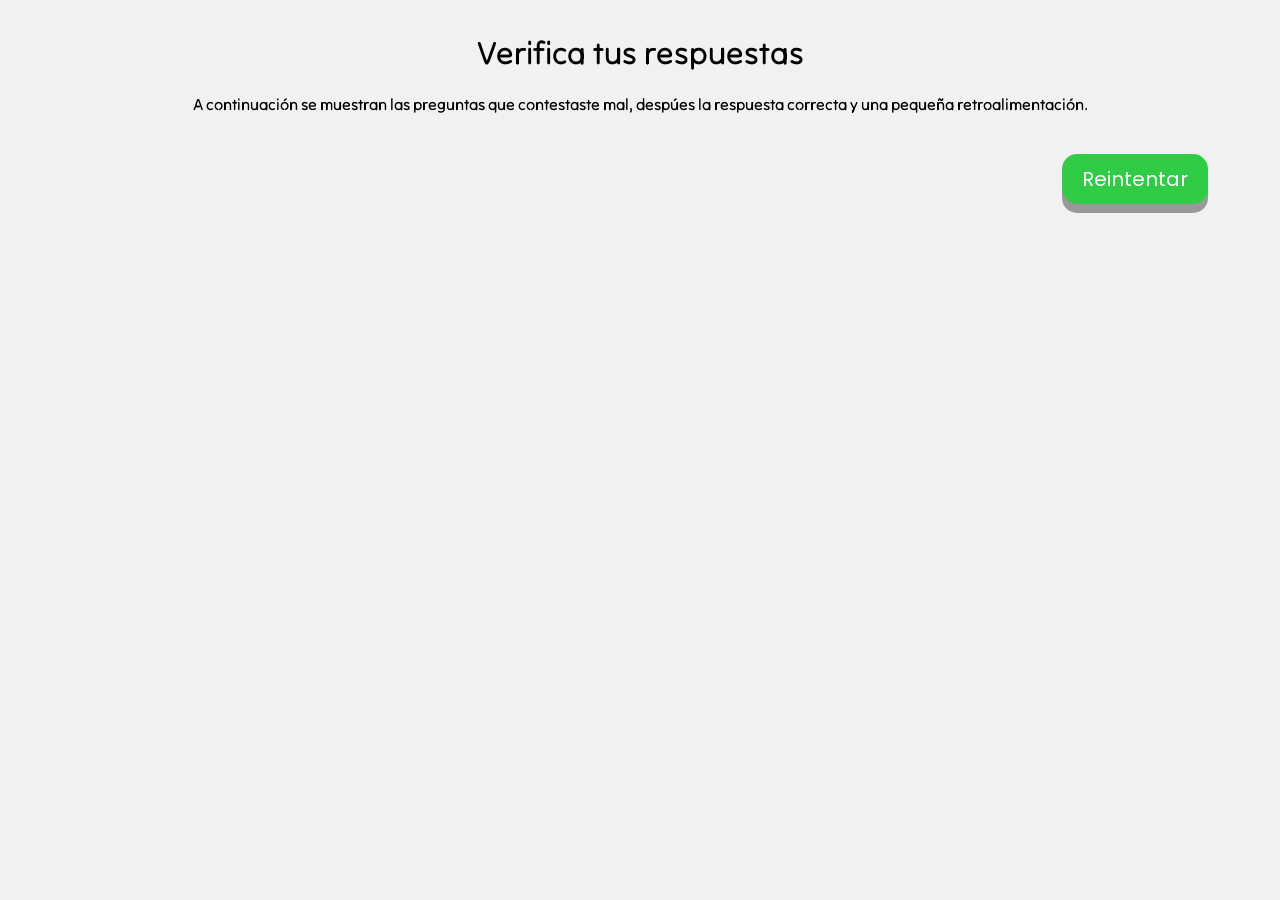
<file: materia/NE1/verificar.html>
<!DOCTYPE html>
<html lang="en">
    <head>
        <meta charset="UTF-8" />
        <meta name="viewport" content="width=device-width, initial-scale=1.0, user-scalable=no" />
        <title>Verifica tus respuestas</title>
        <link rel="stylesheet" href="../NE1/css/verificar.css" />
        <link href="https://fonts.googleapis.com/css2?family=Poppins:wght@100&family=Tilt+Neon&display=swap" rel="stylesheet">
    </head>
    <body>

        <div class="text-center" id="bienvenida">
            <h1 class="titulo">Verifica tus respuestas</h1>
            <p>A continuación se muestran las preguntas que contestaste mal, despúes la respuesta correcta y una pequeña retroalimentación.</p>
            
        </div>
        <div id = "tarjetas">

        </div>
        <div class="boton">

            <a><button id="next-button">Reintentar</button></a>
        </div>

    </body>
    <script src="../../materia/NE1/js/verificar.js"></script>

</html>
</file>
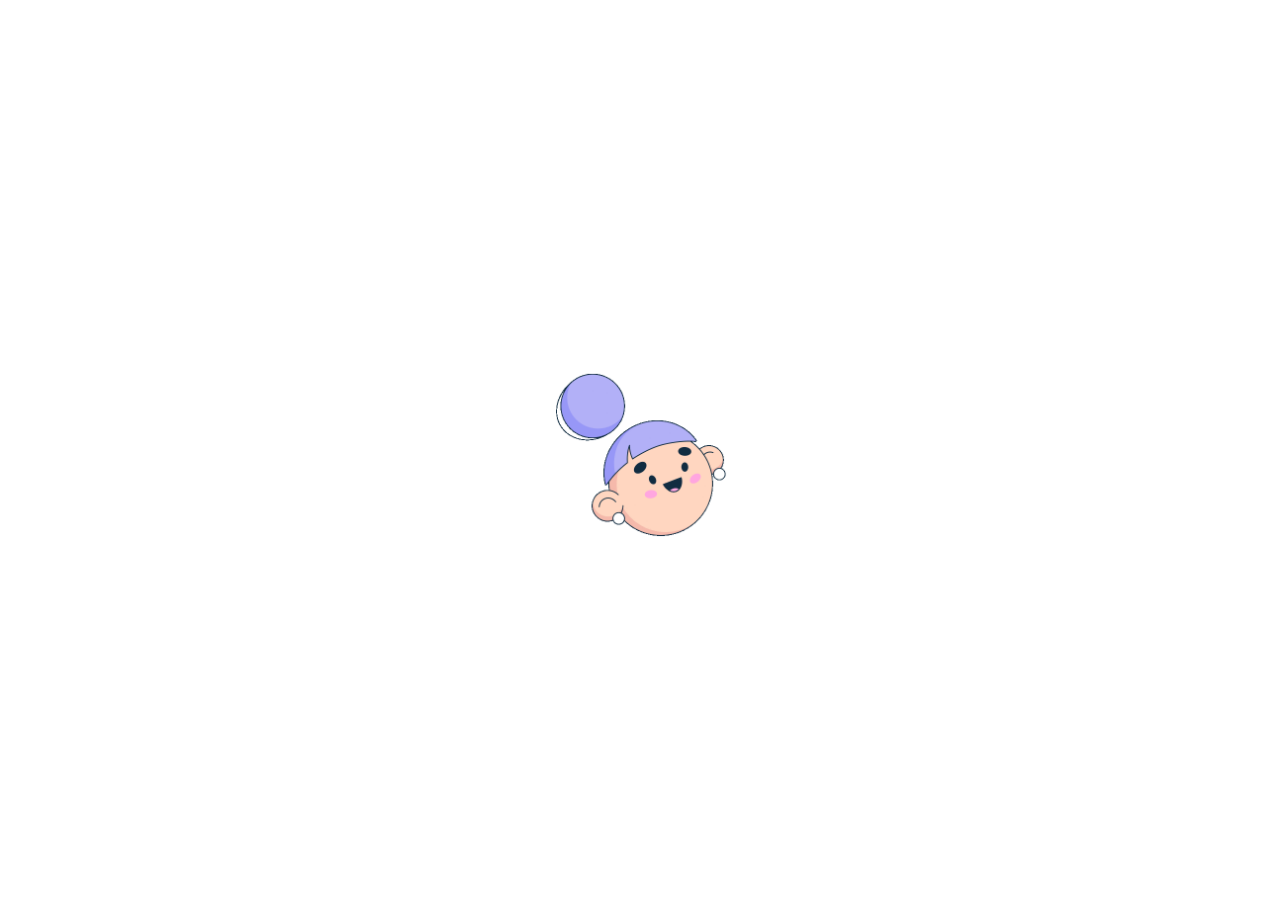
<file: materia/NE1/nei11/nei11.html>
<!DOCTYPE html>
<html>
   <head>
        <meta charset="UTF-8">
        <meta name="viewport" content="width=device-width, initial-scale=1.0">

        <title>Lebrain-NEI11</title>
        <link rel="stylesheet" href="../css/bootstrap.min.css">
        <link rel="stylesheet" href="../css/style.css">   
        <link rel="stylesheet" href="../../actividades/sopaLetras/css/sopaLetras.css">
        <link rel="stylesheet" href="../../actividades/sopaLetras/css/jquery-ui.css"> 
        <link rel="stylesheet" href="../../actividades/sopaLetras/css/jquery.tagit.css">
        <script src="../../actividades/sopaLetras/js/jquery-3.5.1.min.js"></script>

        <!--Tipo de letra-->
        <link href="https://fonts.googleapis.com/css2?family=Poppins:wght@100&family=Tilt+Neon&display=swap" rel="stylesheet">

   </head>
   <body>
       <div id="loader"></div>
        <div id="card-container">            
            <div class = "conteinerBotonBarra">
                <a href="../negociosElectronicos1.html"><button class="boton_x">X</button></a>
                <div class="progress bar-pro">
                    <div class="progress-bar progre" role="progressbar" aria-valuenow="0" aria-valuemin="0" aria-valuemax="100" ></div>
                </div>
            </div>  
            <div class="card active">
                <h2>¡Bienvenido a Lebrain!</h2>
                <p>
                    Una página web dedicada a objetos de aprendizaje para mejorar tus habilidades y conocimientos en diversos temas.
                </p>
                <p> 
                    Podrás encontrar objetos de aprendizaje interactivos y dinámicos, que te ayudarán a aprender de una manera más efectiva y atractiva. 
                </p>
                <p>¡Que te diviertas!</p>
                <img class = "img-1" src="../../../images/bubble-gum-women-cheerfully-greet-someone-with-balloons-and-flags.svg"></img>
            </div>

            <div class="card">
                <h3>Servicios básicos de internet para los negocios electrónicos</h3>
                <p>
                    En la actualidad existen diversos servicios que nos ofrece internet que nos facilitan ciertas actividades en nuestro diario vivir y por lo tanto, son una necesidad en nuestra vida. Así como nosotros, hablando en el contexto de negocios electrónicos, para él hay servicios que son su necesidad, aqui veremos los mas importantes...
                </p>
                <img class="img-1" src="../../../images/bubble-gum-man-solving-problem.svg"></img>
            </div>

            <div class="card">
                <h3>
                    Estos son algunos de los servicios básicos de internet que son fundamentales para cualquier negocio en línea:
                </h3>
                <ul>
                    <li><p>Nube:</p> Es el uso de una red de servidores remotos conectados a internet para almacenar, administrar y procesar datos, servidores, bases de datos, redes y software. </li> 
                    <li><p>Nombre de dominio:</p> Es un nombre fácil de recordar asociado a una dirección IP física de Internet.</li>
                    <li><p>Certificado SSL:</p> Es un certificado digital que autentica la identidad de un sitio web y habilita una conexión cifrada. </li> 
                    <li><p>Alojamiento web: </p> Es el servicio que provee a los usuarios de Internet un espacio de almacenamiento en línea</li>
                </ul>
            </div>
            <div class="card">
                <ul>
                    <li><p>Web:</p> Conjunto de información que se encuentra en una dirección determinada de internet.</li>
                    <li><p>Hosting: </p> Es un servicio de alojamiento para sitios web.</li>
                    <li><p>Protocolo HTTPS</p> Es una versión segura del protocolo HTTP que utiliza SSL /TLS Protocolo para cifrar los datos</li>
                    <li><p>Navegador: </p> Programa que permite navegar por internet u otra red informática de comunicaciones.</li>                   
                </ul>
                <img class = "img-2" src="../../../images/bubble-gum-web-design.svg"></img>
            </div>
            <div class="card">
                <h2>Importancia de internet y los servicios que ofrece</h2>
                <p>Internet es el medio más eficaz para alcanzar los clientes. Además, el costo es mucho 
                    menor que cualquier otro canal comunicacional, ello permite que tengas un contacto 
                    mucho más directo con tu público-objetivo.</p>
                <p>Internet es necesario si quieres que tu empresa crezca y se de a conocer, ya quede esta 
                    manera estarás dando a conocer a detalle lo que es tu producto y como adquirirlo sin 
                    necesidad de salir de casa.</p>
                <img class="img-2" src="../../../images/bubble-gum-online-card-payment.svg"></img>
            </div>

            <div class="card">
                <h2>Servicios basicos de internet </h2>
                <iframe width="560" height="315" src="" title="YouTube video player" frameborder="0" allow="accelerometer; autoplay; clipboard-write; encrypted-media; gyroscope; picture-in-picture; web-share" allowfullscreen></iframe>
            </div>

            <div class="card letras">
                <h2>Sopa de letras</h2>
                <p>Busca las palabras que aparecen del lado izquierdo, una vez realizada se pondra de color verde.</p>                     
                <div class="lista">
                    <li>hosting</li><li>dominio</li><li>hospedaje</li><li>www</li><li>correo</li><li>pago</li>
                </div>
                <div class="panel-body row">
                    <!-- Resultado de la sopa de letras con las palabras a buscar -->
                    <div class="row">
                        <div class="col-md-3">
                            <div id='Palabras'></div>
                        </div>
                        <div class="col-md-9">
                            <div id='juego'></div>
                        </div>
                    </div>
                </div> 
            </div>

            <div class="card Felicidades active">
                <h2>Felicidades, llegaste al final.</h2>
                <h3>Vamos a realizar una pequeña prueba para reforzar lo aprendido:</h2>
                <div class="contFeliz">
                    <ul class="indicaciones">
                        <li>10 Preguntas (20 segundos cada una)</li>
                        <li>10 Puntos por pregunta correcta</li>
                        <li>200 segundos en el reloj</li>
                        <li>Preguntas aleatorias</li>
                        <li>Tu resultado al final</li>
                    </ul>
                    <img class = "img-2" src="../../../images/bubble-gum-done.svg"></img>
                </div>
            </div>
            <div class = "contBotonSig"><button id="next-button">Siguiente</button></div>
            
        </div>
   </body>


   <script src="../js/app.js"></script>
   <!-- Librerias para generar el juego -->
   <script src="../../actividades/sopaLetras/js/sopaDeLetras.js"></script>
   <script src="../../actividades/sopaLetras/js/wordfind.js"></script>   
   <script src="../../actividades/sopaLetras/js/wordfindgame.js"></script>
    <script src="../../actividades/sopaLetras/js/bootstrap.min.js"></script>
    <script src="../../actividades/sopaLetras/js/jquery-ui.min.js"></script>
    <!-- Libreria para ingreso de palabras -->
    <script src="../../actividades/sopaLetras/js/tag-it.js"></script>

   
</html>
</file>
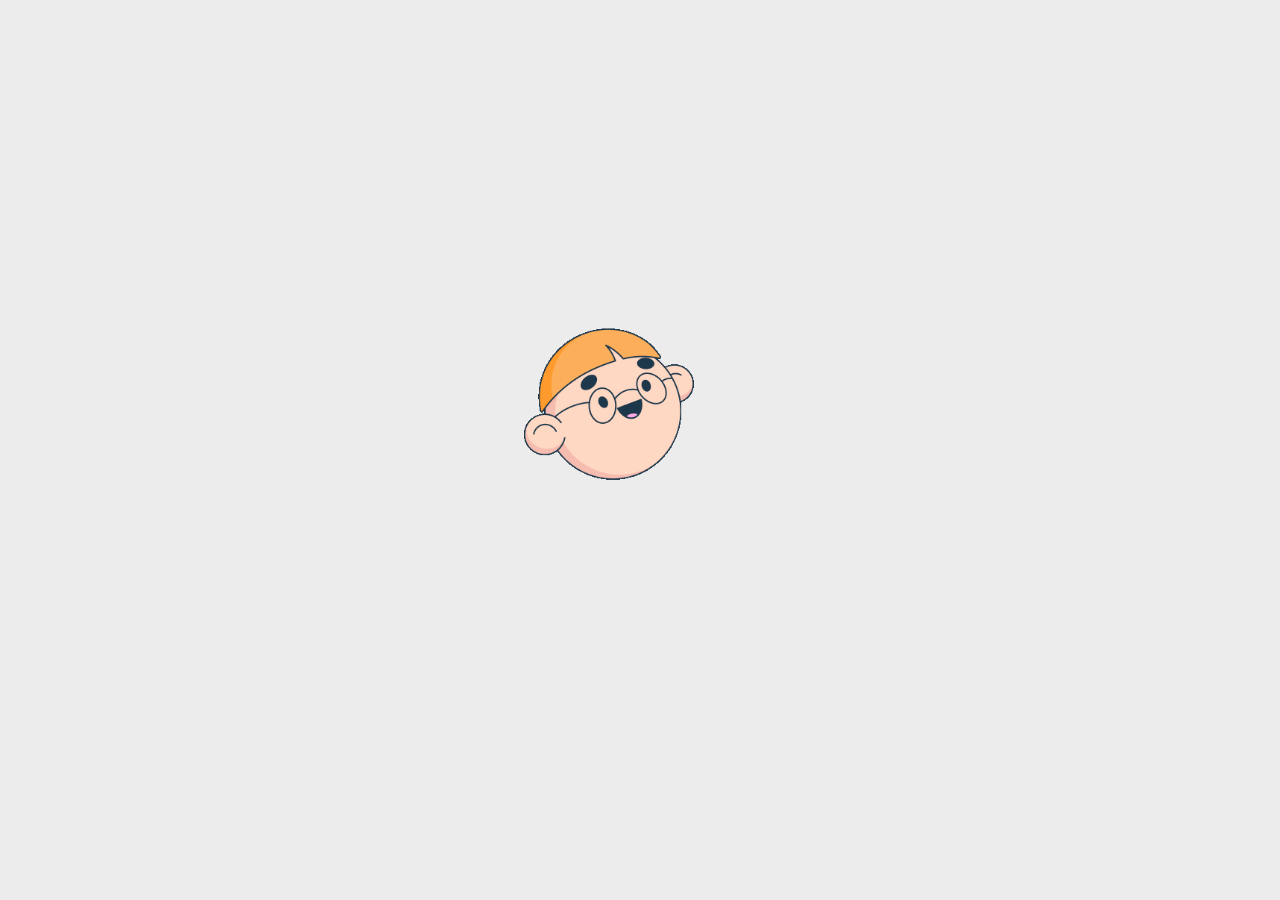
<file: materia/NE1/nei11/questions.html>
<!DOCTYPE html>
<html lang="en">
    <head>
        <meta charset="UTF-8" />
        <meta name="viewport" content="width=device-width, initial-scale=1.0, user-scalable=no" />
        <title>Cuestionario</title>
        <link rel="stylesheet" href="../css/stylequiz.css" />
        <link href="https://fonts.googleapis.com/css2?family=Poppins:wght@100&family=Tilt+Neon&display=swap" rel="stylesheet">
    </head>
    <body>
        <div id="loader"></div>
        <!-- content here  -->
        <div class="box" id="questionScreen">
            <div class="title">
                Repasemos lo aprendido
            </div>
            <div class="header">
                <div class="scoreBox">Puntos: <span>0</span></div>
                <div class="timerBox">Tiempo restante <span></span></div>
            </div>
            <div class="questionBox">
                <!-- <span>Q</span>  -->
            </div>
            <div class="optionBox">
                <span onclick="checkAnswer(this)" data-opt="1"></span>
                <span onclick="checkAnswer(this)" data-opt="2"></span>
                <span onclick="checkAnswer(this)" data-opt="3"></span>
                <span onclick="checkAnswer(this)" data-opt="4"></span>
            </div>
            <div class="footer">
                <button onclick="showResult(1)">Terminar</button>
                <div class="con">
                    <!-- <button onclick="showPrev(this)" class="disabled"><span>&#8592;</span>prev</button> -->
                    <button onclick="showNext()">Siguiente &#8594;</button>
                </div>
            </div>
            <div class="count">
                Pregunta <span>1</span> / 10
            </div>
        </div>

        <div class="box hidden" id="resultScreen" >
            <div class="title">
                Este es tu resultado:   
            </div>
            
            <div class="resultBox">
                <label>Preguntas : </label>
                <span id="totalQuestion"></span>
                <label>Contestadas : </label>
                <span id="attemptQuestion"></span>
                <label>Correctas : </label>
                <span id="correctQuestion"></span>
                <label>Malas : </label>
                <span id="wrongAnswers"></span>
            </div>
            <div class="scoreBoard">
                Total : <span>Felicidades, puedes pasar al siguiente tema</span>
            </div>
            <div class="mensaje">
                <span> 60</span>
            </div>
            <div class="buttonBox">
                <a class = 'ocultar' href="../negociosElectronicos1.html">Salir</a>
                <a class = "denegado">Siguiente tema</a>
            </div>
        </div>



    </body>
    <script src="../js/jquery-3.5.1.min.js"></script>
    <script src="js/quiz.js"></script>
    <script src="../js/script.js"></script>

</html>
</file>
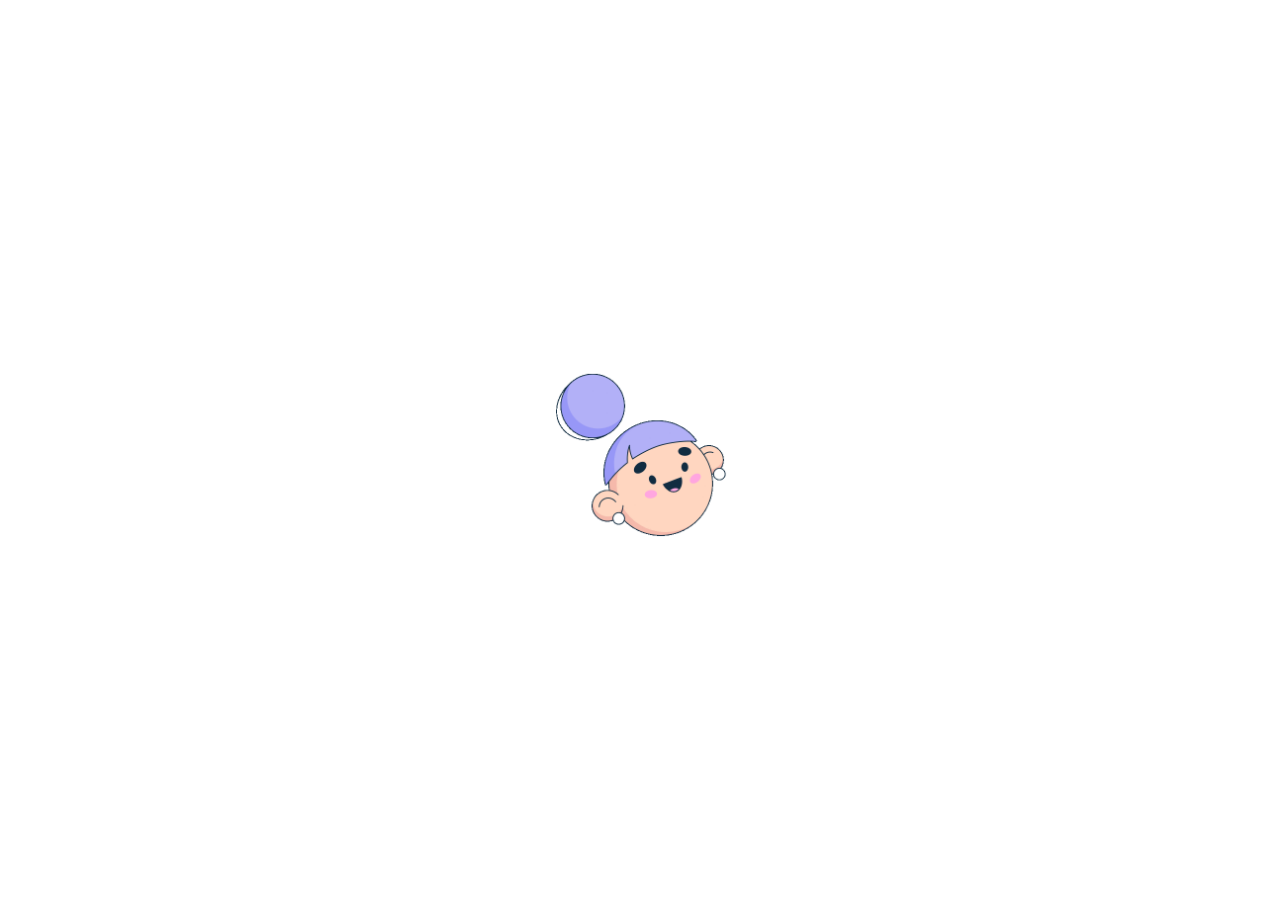
<file: materia/NE1/nei12/nei12.html>
<!DOCTYPE html>
<html>
   <head>
        <meta charset="UTF-8">
        <meta name="viewport" content="width=device-width, initial-scale=1.0">

        <title>Lebrain-NEI12</title>
        <link rel="stylesheet" href="../../actividades/relacionarColumnas/css/estilosRelacionarColumnasBoton.css">
        <link rel="stylesheet" href="../css/bootstrap.min.css">
        <link rel="stylesheet" href="../css/style.css">   

        <!--Tipo de letra-->
        <link href="https://fonts.googleapis.com/css2?family=Poppins:wght@100&family=Tilt+Neon&display=swap" rel="stylesheet">
   </head>
   <body>
        <div id="loader"></div>
        <div id="card-container">  
            <div class = "conteinerBotonBarra">
                <a href="../negociosElectronicos1.html"><button class="boton_x">X</button></a>
                <div class="progress bar-pro" style="height: 18px;">
                    <div class="progress-bar progre" role="progressbar" aria-valuenow="0" aria-valuemin="0" aria-valuemax="100" ></div>
                </div>
            </div>           
            <div class="card active">
                <h2>Diferencias entre comercio electrónico y negocios electronicos</h2>
                <p>Empecemos definiendo:  </p>
                <p>
                    Comercio Electronico (e-commerce): Se refiere a la compra y venta de bienes y servicios a través de internet. En otras palabras, es una forma de comercio que se realiza a través de una plataforma digital en la que los compradores y vendedores interactúan electrónicamente.
                </p>
                <img class = "img-1" src="../../../images/bubble-gum-sitting-woman-has-a-chat-with-her-boss-on-computer.svg"></img>
            </div>

            <div class="card">
                <h3>Diferencias entre comercio electrónico y negocios electronicos</h3>
                <p>
                    Negocios Electronicos (e-bussines): Se refieren a todas las actividades comerciales que se llevan a cabo mediante el uso de tecnologías de la información y la comunicación (TIC), especialmente a través de internet. los negocios electrónicos son una forma de transformar las operaciones empresariales tradicionales en procesos más ágiles y eficientes mediante el uso de tecnologías digitales.
                </p>
                <img class="img-1" src="../../../images/bubble-gum-happy-business-man-enjoys-growth-of-online-business.svg"></img>
            </div>

            <div class="card">
                <h3>Diferencias entre comercio electrónico y negocios electronicos</h3>
                <p>El e-commerce (comercio electrónico) y el e-business (negocios electrónicos) son dos términos relacionados pero distintos en su alcance y enfoque.</p>
                <p>El e-commerce se refiere específicamente a la compra y venta de bienes y servicios a través de plataformas digitales, como sitios web de comercio electrónico o aplicaciones móviles. El e-commerce se enfoca en la transacción entre compradores y vendedores, y su objetivo principal es vender productos y servicios de manera eficiente a través de medios digitales.</p>
                <img class="img-1" src="../../../images/bubble-gum-payment-process-1.svg"></img>
            </div>   

            <div class="card">
                <h3>Diferencias entre comercio electrónico y negocios electronicos</h3>
                <p>Por otro lado, el e-business se refiere a la gestión completa de los negocios a través de la utilización de tecnologías digitales. Esto incluye la gestión de relaciones con clientes (CRM), la gestión de cadenas de suministro (SCM), la gestión de recursos humanos (HRM), la gestión de conocimiento (KM) y otras actividades empresariales.</p>
                <p>El objetivo principal del e-business es utilizar las tecnologías digitales para mejorar y automatizar los procesos empresariales y operativos, mejorar la toma de decisiones y obtener una ventaja competitiva en el mercado.</p>
                <img class="img-1" src="../../../images/bubble-gum-bitcoin-statistics.svg">
            </div>

            <div class="card">
                <h3>Diferencias entre comercio electrónico y negocios electronicosServicios basicos de internet </h3>
                <iframe width="560" height="315" src="https://www.youtube.com/embed/xdpenbI-s0s?start=17" title="YouTube video player" frameborder="0" allow="accelerometer; autoplay; clipboard-write; encrypted-media; gyroscope; picture-in-picture; web-share" allowfullscreen></iframe>
            </div>

            <div class="card">
                <h2>Conecta las palabras</h2>            
                <div id="main">
                    <table class="tablaEjercicio">
                        <tr>
                            <td>1.	Se refiere a la compra y venta de bienes y servicios a través de plataformas digitales, como sitios web de comercio electrónico o aplicaciones móviles: </td>
                            <td class="boton"><button></button></td>
                            <td class="celdaRespuesta">e-commerce</td>
                        </tr>
                        <tr>
                            <td>2.	Se refiere a la gestión completa de los negocios a través de la utilización de tecnologías digitales: </td>
                            <td class="boton"><button></button></td>
                            <td class="celdaRespuesta">e-business</td>
                        </tr>
                        <tr>
                            <td>3.	Intercambio de bienes o servicios mediante la utilización de medios electrónicos: </td>
                            <td class="boton"><button></button></td>
                            <td class="celdaRespuesta">Transacciones electrónicas</td>
                        </tr>
                        <tr>
                            <td>4.	Página web que permite la compra y venta de productos o servicios a través de internet. </td>
                            <td class="boton"><button></button></td>
                            <td class="celdaRespuesta">Sitios web de comercio electrónico</td>
                        </tr>
                        <tr>
                            <td>5.	Estrategia de negocio que se enfoca en la gestión de las interacciones entre una empresa y sus clientes </td>
                            <td class="boton"><button></button></td>
                            <td class="celdaRespuesta">CRM</td>
                        </tr>
                        <tr>
                            <td>6.	Conjunto de actividades y procesos que se llevan a cabo para coordinar la producción, el almacenamiento, el transporte y la entrega de bienes y servicios desde los proveedores hasta los consumidores finales. </td>
                            <td class="boton"><button></button></td>
                            <td class="celdaRespuesta">SCM</td>
                        </tr>
                    </table>
                    <div class="dialog-background" id="retroFinal" style="display: none;">
                        <div class="dialog-loading-wrapper">
                            <div class="dialog-loading-icon">
                                <img id="botonCerrarRetro" src="[data-uri]" alt="cerrar aviso" />
                                <div id="retroFinalMensaje">
                                    <p> no acertaste en la mayoria, puedes reiniciar el juego</p>
                                </div>
                            </div>
                        </div>
                    </div>
                </div> 
            </div>

            <div class="card Felicidades">
                <h2>Felicidades, llegaste al final.</h2>
                <h3>Vamos a realizar una pequeña prueba para reforzar lo aprendido:</h2>
                <div class="contFeliz">
                    <ul class="indicaciones">
                        <li>10 Preguntas (20 segundos cada una)</li>
                        <li>10 Puntos por pregunta correcta</li>
                        <li>200 segundos en el reloj</li>
                        <li>Preguntas aleatorias</li>
                        <li>Tu resultado al final</li>
                    </ul>
                    <img class = "img-2" src="../../../images/bubble-gum-done.svg"></img>
                </div>
            </div>            
            <div class = "contBotonSig"><button id="next-button" type="button">Siguiente</button></div>
        </div>
   </body>
   <script src="../js/app.js"></script>
   <script src="../../actividades/relacionarColumnas/js/relacionarColumnasBoton.js"></script>



   
</html>
</file>
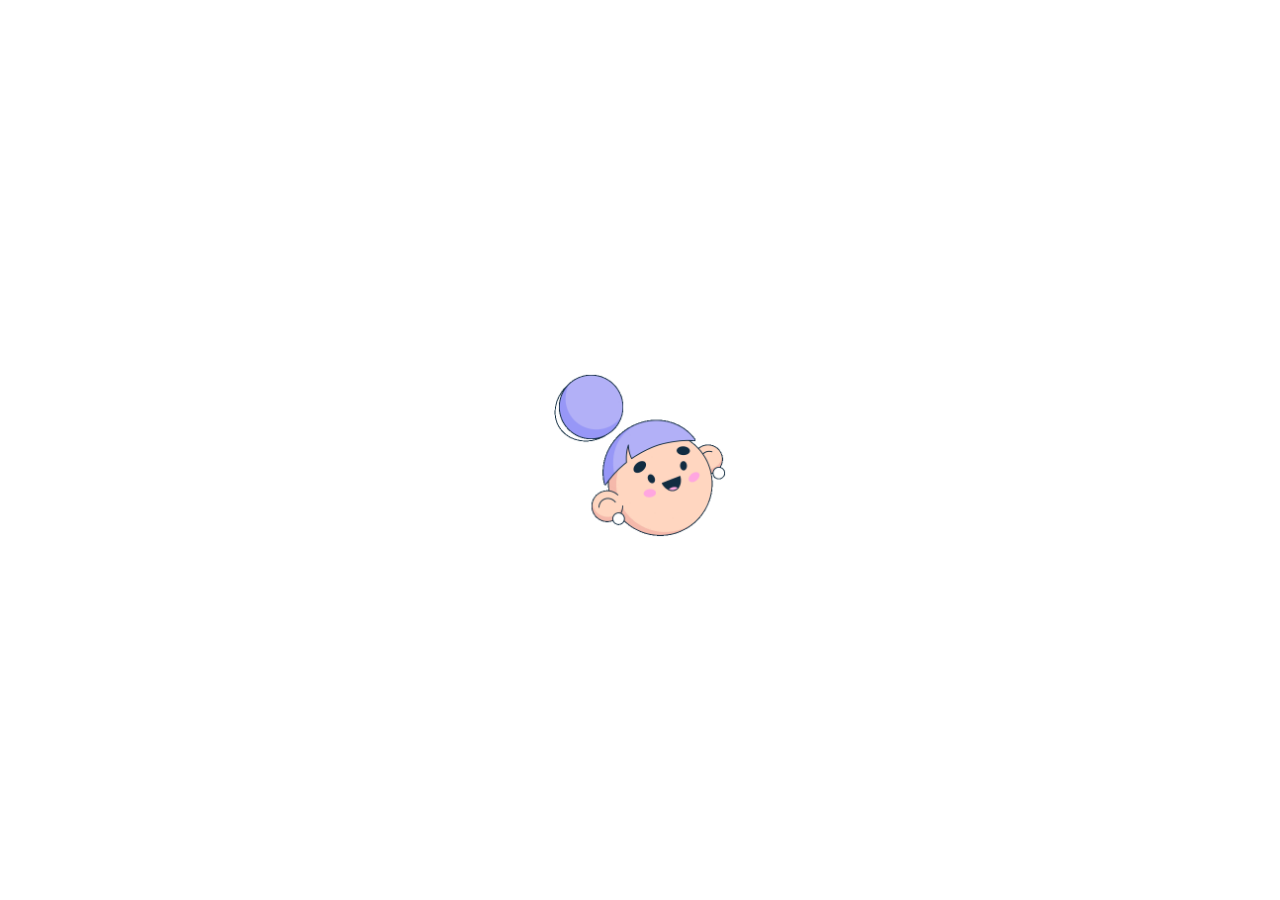
<file: materia/NE1/nei13/nei13.html>
<!DOCTYPE html>
<html>
<head>
    <meta charset="UTF-8">
    <meta name="viewport" content="width=device-width, initial-scale=1.0">

    <title>Lebrain-NEI12</title>
    <link rel="stylesheet" href="../css/bootstrap.min.css">
    <link rel="stylesheet" href="../css/style.css">   
    <link rel="stylesheet" href="../../actividades/DragAndDrop/css/dragDrop.css">
    <!-- Librerias para generar el juego -->
    <script src="../js/app.js"></script>
    <!--Tipo de letra-->
    <link href="https://fonts.googleapis.com/css2?family=Poppins:wght@100&family=Tilt+Neon&display=swap" rel="stylesheet">
    <link href="https://fonts.googleapis.com/css2?family=Poppins:wght@300&display=swap" rel="stylesheet">
</head>
<body>
    <div id="loader"></div>
    <div id="card-container">            
        <div class = "conteinerBotonBarra">
            <a href="../negociosElectronicos1.html"><button class="boton_x">X</button></a>
            <div class="progress bar-pro" style="height: 18px;">
                <div class="progress-bar progre" role="progressbar" aria-valuenow="0" aria-valuemin="0" aria-valuemax="100" ></div>
            </div>
        </div> 

        <div class="card active">
            <h2>Negocios por internet</h2>
            <p>Se refieren a cualquier tipo de actividad comercial que se realiza a través de la red. Esto puede incluir el comercio electrónico, la publicidad en línea, la promoción de productos y servicios en redes sociales y otras plataformas en línea, la prestación de servicios y la colaboración empresarial en línea, entre otras cosas.</p>
            <img class = "img-1" src="../../../images/bubble-gum-girl-decides-what-to-buy-in-online-shop.svg"></img>
        </div>

        <div class="card">
            <h2>Negocios por internet y su crecimiento</h2>
            <p>Los negocios por internet han experimentado un crecimiento significativo en las últimas décadas, en gran parte debido al aumento de la conectividad a Internet y la disponibilidad de dispositivos móviles. Las empresas de todos los tamaños han adoptado los negocios por internet como una forma de llegar a nuevos mercados, aumentar sus ventas y mejorar su eficiencia operativa.</p>
            <img class = "img-1" src="../../../images/bubble-gum-teacher-with-a-pointer-explains-the-material-on-the-blackboard.svg"></img>
        </div>
       
        <div class="card">
            <h2>Entre los principales beneficios de los negocios por internet</h2>
            <li>Mayor alcance geográfico: la capacidad de llegar a clientes en todo el mundo sin la necesidad de tener una presencia física.</li>
            <li>Costos: los negocios por internet pueden ser más económicos que los negocios tradicionales.</li>
            <li>Mayor flexibilidad: permiten a las empresas adaptarse más rápidamente a las cambiantes condiciones del mercado.</li>
            <li>Comodidad: los clientes pueden realizar compras y acceder a servicios desde la comodidad de su hogar.</li>
            <img class = "img-1" src="../../../images/bubble-gum-woman-is-solving-the-puzzle.svg"></img>
        </div>

        <div class="card">
            <h2>Desafíos de los negocios por internet</h2>
            <p>También existen desafíos asociados con los negocios por internet, como la seguridad en línea, la gestión de la reputación en línea y la necesidad de mantenerse actualizado con las últimas tecnologías y tendencias.</p>
            <img class = "img-1" src="../../../images/bubble-gum-hacker-breaks-into-laptop.svg"></img>
        </div>

        <div class="card">
            <h2>Arrastra las palabras en el orden correcto</h2>
            <table class="table table-hover ">
                 <caption>Ordena de arriba a abajo, cual es el proceso para una compra en linea</caption>
                <tr><td class="ficha correct" draggable="true">Selección del producto</td></tr>
                <tr><td class="ficha correct" draggable="true">Confirmación de la compra</td></tr>
                <tr><td class="ficha correct" draggable="true">Búsqueda del producto</td></tr>
                <tr><td class="ficha correct" draggable="true">Entrega del producto</td></tr>
                <tr><td class="ficha correct" draggable="true">Servicio postventa</td></tr>
                <tr><td class="ficha correct" draggable="true">Proceso de pago</td></tr>
            </table>
            <div id="resultado"></div>            
            <button id="verificar">Verificar</button>
        </div>
        
        <div class="card Felicidades active">
            <h2>Felicidades, llegaste al final.</h2>
            <h3>Vamos a realizar una pequeña prueba para reforzar lo aprendido:</h2>
            <div class="contFeliz">
                <ul class="indicaciones">
                    <li>10 Preguntas (20 segundos cada una)</li>
                    <li>10 Puntos por pregunta correcta</li>
                    <li>200 segundos en el reloj</li>
                    <li>Preguntas aleatorias</li>
                    <li>Tu resultado al final</li>
                </ul>
                <img class = "img-2" src="../../../images/bubble-gum-done.svg"></img>
            </div>
        </div>            
        <div class = "contBotonSig"><button id="next-button" type="button">Siguiente</button></div>
    </div>
</body>
<script src="../../actividades/DragAndDrop/js/dragDrop.js"></script>
<script src="js/quiz.js"></script>
</html>
</file>
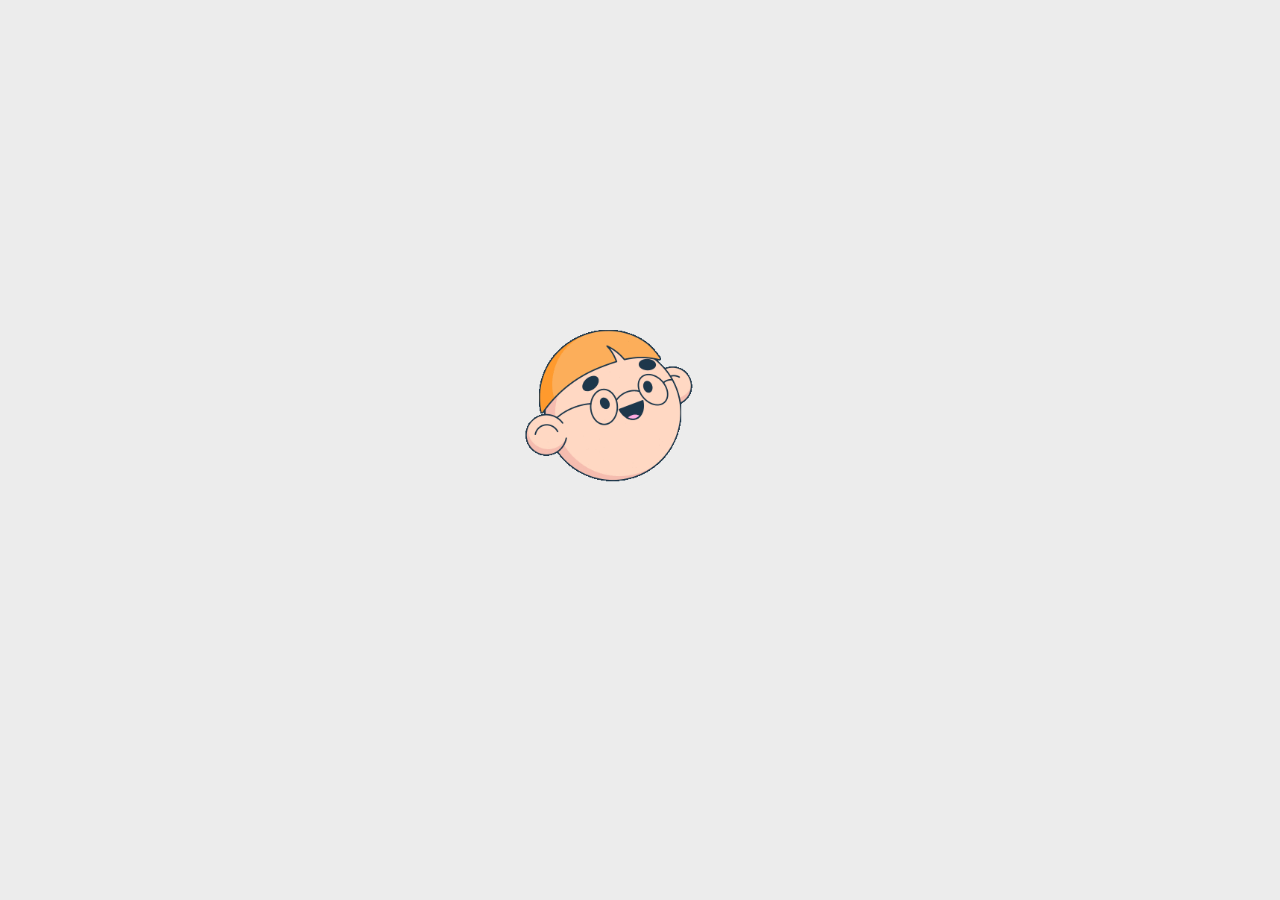
<file: materia/NE1/nei13/questions.html>
<!DOCTYPE html>
<html lang="en">
    <head>
        <meta charset="UTF-8" />
        <meta name="viewport" content="width=device-width, initial-scale=1.0, user-scalable=no" />
        <title>Cuestionario</title>
        <link rel="stylesheet" href="../css/stylequiz.css" />
        <link href="https://fonts.googleapis.com/css2?family=Poppins:wght@100&family=Tilt+Neon&display=swap" rel="stylesheet">
    </head>
    <body>
        <div id="loader"></div>
        <!-- content here  -->
        <div class="box" id="questionScreen">
            <div class="title">
                Repasemos lo aprendido
            </div>
            <div class="header">
                <div class="scoreBox">Puntos: <span>0</span></div>
                <div class="timerBox">Tiempo restante <span></span></div>
            </div>
            <div class="questionBox">
                <!-- <span>Q</span>  -->
            </div>
            <div class="optionBox">
                <span onclick="checkAnswer(this)" data-opt="1"></span>
                <span onclick="checkAnswer(this)" data-opt="2"></span>
                <span onclick="checkAnswer(this)" data-opt="3"></span>
                <span onclick="checkAnswer(this)" data-opt="4"></span>
            </div>
            <div class="footer">
                <button onclick="showResult(1)">Terminar</button>
                <div class="con">
                    <!-- <button onclick="showPrev(this)" class="disabled"><span>&#8592;</span>prev</button> -->
                    <button onclick="showNext()">Siguiente &#8594;</button>
                </div>
            </div>
            <div class="count">
                Pregunta <span>1</span> / 10
            </div>
        </div>

        <div class="box hidden" id="resultScreen" >
            <div class="title">
                Este es tu resultado:   
            </div>
            
            <div class="resultBox">
                <label>Preguntas : </label>
                <span id="totalQuestion"></span>
                <label>Contestadas : </label>
                <span id="attemptQuestion"></span>
                <label>Correctas : </label>
                <span id="correctQuestion"></span>
                <label>Malas : </label>
                <span id="wrongAnswers"></span>
            </div>
            <div class="scoreBoard">
                Total : <span>Felicidades, puedes pasar al siguiente tema</span>
            </div>
            <div class="mensaje">
                <span> 60</span>
            </div>
            <div class="buttonBox">
                <a href="../negociosElectronicos1.html">Salir</a>
                <a class = "denegado">Siguiente tema</a>
            </div>
        </div>



    </body>
    <script src="../js/jquery-3.5.1.min.js"></script>
    <script src="js/quiz.js"></script>
    <script src="../js/script.js"></script>

</html>
</file>
<file: assets/css/style.css>
* {
    font-family: 'Tilt Neon', sans-serif;
}

.col-md-5 {
    height: 300px; /* ajusta el valor de acuerdo a tus necesidades */
    display: flex;
    flex-direction: column;
    align-items: center;
    justify-content: center;

  }



.ingresar {
    --c: rgb(1, 42, 117);
    color: var(--c);
    font-size: 18px;
    border: 0.3em solid var(--c);
    border-radius: 1.5em;
    width: 18em;
    height: 3.5em;
    text-transform: uppercase;
    font-weight: bold;
    font-family: 'Tilt Neon';
    letter-spacing: 0.1em;
    text-align: center;
    line-height: 3em;
    position: relative;
    overflow: hidden;
    z-index: 1;
    transition: 0.5s;
    margin: 1em;
    
}
.ingresar span {
    position: absolute;
    width: 25%;
    height: 100%;
    background-color: var(--c);
    transform: translateY(150%);
    border-radius: 50%;
    left: calc((var(--n) - 1) * 30%);
    transition: 0.5s;
    transition-delay: calc((var(--n) - 1) * 0.05s);
    z-index: -1;
}

.ingresar:hover {
    color: wheat;
}

.ingresar:hover span {
    transform: translateY(0) scale(2);
}

.ingresar span:nth-child(1) {
    --n: 1;
}

.ingresar span:nth-child(2) {
    --n: 2;
}

.ingresar span:nth-child(3) {
    --n: 3;
}

.ingresar span:nth-child(4) {
    --n: 4;
}

.registrarse {
    --c: rgb(1, 42, 117);
    color: var(--c);
    font-size: 18px;
    border: 0.3em solid var(--c);
    border-radius: 1.5em;
    width: 18em;
    height: 3.5em;
    text-transform: uppercase;
    font-weight: bold;
    font-family: 'Tilt Neon';
    letter-spacing: 0.1em;
    text-align: center;
    line-height: 3em;
    position: relative;
    overflow: hidden;
    z-index: 1;
    transition: 0.5s;
    margin: 1em;
    
}
.registrarse span {
    position: absolute;
    width: 25%;
    height: 100%;
    background-color: var(--c);
    transform: translateY(150%);
    border-radius: 50%;
    left: calc((var(--n) - 1) * 25%);
    transition: 0.5s;
    transition-delay: calc((var(--n) - 1) * 0.1s);
    z-index: -1;
}

.registrarse:hover {
    color: wheat;
}

.registrarse:hover span {
    transform: translateY(0) scale(2);
}

.registrarse span:nth-child(1) {
    --n: 1;
}

.registrarse span:nth-child(2) {
    --n: 2;
}

.registrarse span:nth-child(3) {
    --n: 3;
}

.registrarse span:nth-child(4) {
    --n: 4;
}



.blog-card {
	display: flex;
	flex-direction: column;
	margin: 2rem auto;
	box-shadow: 0 3px 7px -1px rgba(0, 0, 0, 0.1);
	margin-bottom: 1.6%;
	background: #fff;
	line-height: 1.4;
	border-radius: 5px;
	overflow: hidden;
    width: 80%;
	z-index: 0;
}

.blog-card a {
	color: inherit;
}

.blog-card a:hover {
	color: #00ff48;
}



.blog-card .description {
	padding: 1rem;
	background: #fff;
	position: relative;
	z-index: 1;
}


.blog-card .description h1 {
	line-height: 2;
	margin: 0;
	font-size: 1.7rem;
}

.blog-card .description h2 {
	font-size: 1rem;
	font-weight: 300;
	text-transform: uppercase;
	color: #a2a2a2;
	margin-top: 5px;
}

.blog-card p {
	position: relative;
	margin: 1rem 0 0;
}

.blog-card p:first-of-type {
	margin-top: 1.25rem;
}

.blog-card p:first-of-type:before {
	content: "";
	position: absolute;
	height: 5px;
	background: #5ad67d;
	width: 15%;
	top: -0.75rem;
	border-radius: 3px;
}



@media (min-width: 640px) {


	.blog-card .description {
		flex-basis: 60%;
	}

	.blog-card .description:before {
		transform: skewX(-3deg);
		content: "";
		background: #fff;
		width: 30px;
		position: absolute;
		left: -10px;
		top: 0;
		bottom: 0;
		z-index: -1;
	}

	.blog-card.alt {
		flex-direction: row-reverse;
	}

	.blog-card.alt .description:before {
		left: inherit;
		right: -10px;
		transform: skew(3deg);
	}

	.blog-card.alt .details {
		padding-left: 25px;
	}
}
.conBoton{
    text-align: right;
}
.eliminar{
    font-family: 'Tilt Neon';
    padding: 8px 16px;
    
    font-size: 15px;
    cursor: pointer;

    text-decoration: none;
    outline: none;
    color: #fff;
    background-color: #cc3631;
    border: none;
    border-radius: 15px;

}
.eliminar:hover {
    background-color: #f73e3e; /* Green */
    color: white;
    box-shadow: 0 12px 16px 0 rgba(0,0,0,0.24), 0 17px 50px 0 rgba(0,0,0,0.19);
}
</file>
<file: assets/css/style-login.css>
* {
    font-family: 'Tilt Neon', sans-serif;
}

.opciones.active{
    width: 100%;
    font-size: 20px;
    text-align: center;
    border: 2px solid rgb(0, 8, 53);
    color: rgb(255, 255, 255);
    border-radius: 50px;
    padding: 10px 80px;
    background: rgb(1, 42, 117);
    margin-bottom: 10px;
}

.opciones{
    width: 100%;
    font-size: 20px;
    text-align: center;
    border: 2px solid rgb(0, 8, 53);
    border-radius: 50px;
}

.btn{
    border-radius: 18px;
}
</file>
<file: materia/NE1/css/verificar.css>
/*PEN STYLES*/
* {
	box-sizing: border-box;
    font-family: 'Tilt Neon';

}
.titulo{
    text-align: center;
}
#bienvenida p {
    text-align: center;
    margin-bottom: 40px;

}
body {
	background: #f1f1f1;
	margin: 2rem;
}

.blog-card {
	display: flex;
	flex-direction: column;
	margin: 1rem auto;
	box-shadow: 0 3px 7px -1px rgba(0, 0, 0, 0.1);
	margin-bottom: 1.6%;
	background: #fff;
	line-height: 1.4;
	font-family: sans-serif;
	border-radius: 5px;
	overflow: hidden;
    width: 70%;
	z-index: 0;
}

.blog-card a {
	color: inherit;
}

.blog-card a:hover {
	color: #5ad67d;
}





.blog-card .description {
	padding: 1rem;
	background: #fff;
	position: relative;
	z-index: 1;
}


.blog-card .description h1 {
	line-height: 2;
	margin: 0;
	font-size: 1.7rem;
}

.blog-card .description h2 {
	font-size: 1rem;
	font-weight: 300;
	text-transform: uppercase;
	color: #a2a2a2;
	margin-top: 5px;
}

.blog-card p {
	position: relative;
	margin: 1rem 0 0;
}

.blog-card p:first-of-type {
	margin-top: 1.25rem;
}

.blog-card p:first-of-type:before {
	content: "";
	position: absolute;
	height: 5px;
	background: #5ad67d;
	width: 80px;
	top: -0.75rem;
	border-radius: 3px;
}



@media (min-width: 640px) {


	.blog-card .description {
		flex-basis: 60%;
	}

	.blog-card .description:before {
		transform: skewX(-3deg);
		content: "";
		background: #fff;
		width: 30px;
		position: absolute;
		left: -10px;
		top: 0;
		bottom: 0;
		z-index: -1;
	}

	.blog-card.alt {
		flex-direction: row-reverse;
	}

	.blog-card.alt .description:before {
		left: inherit;
		right: -10px;
		transform: skew(3deg);
	}

	.blog-card.alt .details {
		padding-left: 25px;
	}
}

.boton{
    width: 100%;
    text-align: right;
}

#next-button {
    
    font-family: 'Poppins', sans-serif;
    padding: 10px 20px;
    margin-right: 40px;
    font-size: 20px;
    cursor: pointer;
    text-align: right;	
    text-decoration: none;
    outline: none;
    color: #fff;
    background-color: #31cc46;
    border: none;
    border-radius: 15px;
    box-shadow: 0 9px #999;
  }
  #next-button:hover {
      background-color: #35df30; /* Green */
      color: white;
      box-shadow: 0 12px 16px 0 rgba(0,0,0,0.24), 0 17px 50px 0 rgba(0,0,0,0.19);
  }
  #next-button:active {
    background-color: #078b03;
    box-shadow: 0 5px #666;
    transform: translateY(4px);
  }
</file>
<file: materia/NE1/css/style.css>
/* === animacion de carga ===*/
#loader {
  background-image: url("../../../images/bubble-gum-womans-head.gif");
  background-size: cover;
  position: absolute;
  margin: auto;
  inset: 0;
  width: 180px;
  height: 180px;
  animation: 5s;
}

#card-container{
  display: none;
}

/*=== div que contiene el boton x y la barra de progreso */
.conteinerBotonBarra{
  width: 80%;
  height: 25px;
  margin: 2em auto 0;
  display: block;
  text-align: center;

}

.bar-pro {
  margin-top: 3px;
  float: right;
  width: 95%;
  border-radius: 10px;
  background-color: #ffffff;
}
.progre {
  background-color: #59ff53;
  border-radius: 10px;
}

.boton_x{
  margin-top: 2px;
  margin-left: 20px;
  display: flex;
  float: left;
  font-family: 'Tilt Neon', sans-serif;
  height: 20px;
  font-size: 20px;
  border: none;
  background-color: #ffffff;
  justify-content: center; /* Alinear horizontalmente */
  align-items: center; /* Alinear verticalmente */
}

.boton_x:hover {
  background-color: #ff6b6b; /* Green */
  color: white;
  box-shadow: 0 12px 16px 0 rgba(0,0,0,0.24), 0 17px 50px 0 rgba(0,0,0,0.19);
}


.card {

  width: 80%;
  height: 450px;
  margin: 0 auto; /* Centrar la tarjeta */
  padding: 0 20px; /* Agregar un poco de espacio a los lados */
  display: none;
  text-align: center;
}


.card.active {
  display: block;
}


.card h2 {
  position: relative;
  font-weight: bold;
  font-family: 'Tilt Neon', sans-serif;
  font-size: 35px;
  text-align: center;
}
.card h3 {
  position: relative;
  font-weight: bold;
  font-family: 'Tilt Neon', sans-serif;
  font-size: 25px;
  text-align: center;
}
.card p {
  position: relative;
  font-family: 'Tilt Neon', sans-serif;
  font-size: 20px;
  margin-bottom: 5px;
  text-align: justify;
}

.card ul {
  text-align: left;
  position: relative;
  font-family: 'Tilt Neon', sans-serif;
  font-size: 18px;
  margin-bottom: 5px;
  list-style: none;
}
.card img {
  margin-top: 0;
}

.contBotonSig{
  width: 80%;
  margin: auto; 
  text-align: right;
  height: 60px;
}
#next-button {
  font-family: 'Tilt Neon', sans-serif;
  width: 140px;
  height: 50px;
  font-size: 20px;
  text-align: center;	
  text-decoration: none;
  outline: none;
  color: #fff;
  background-color: #35dd4c;
  border: none;
  border-radius: 25px;
  box-shadow: 0 9px #8a8989;
}
#next-button:hover {
    background-color: #26fa1e; /* Green */
    color: white;
    box-shadow: 0 12px 16px 0 rgba(0,0,0,0.24), 0 17px 50px 0 rgba(0,0,0,0.19);
}
#next-button:active {
  background-color: #078b03;
  box-shadow: 0 5px #666;
  transform: translateY(4px);
}



.tittle{
  font-size: 18px;
}
.img-1{
  width: 300px;
}
.contFeliz {
  display: flex;
  width: auto;
  height: auto;
  align-items: center;

}
.img-2{
  width: 30%;
}
.indicaciones{
  margin-left: 10%;
  width: auto;
}
@media only screen and (max-width: 600px) {
  .conteinerBotonBarra{
    width: 100%;
  }
  .boton_x{
    margin-left: 0;
  }
  .card{
    width: 100%;
    height: auto;
  }
  .contBotonSig {
    width: 100%;
  }
  .indicaciones{
    margin-left: 0;
  }
  .img-2{
    width: 50%;
  }
}
#finalizar {
  font-family: 'Tilt Neon', sans-serif;
  width: 140px;
  height: 50px;
  font-size: 20px;
  text-align: center;	
  text-decoration: none;
  outline: none;
  color: #fff;
  background-color: #35dd4c;
  border: none;
  border-radius: 25px;
  box-shadow: 0 9px #8a8989;
}
#finalizar:hover {
  background-color: #38ff74; /* Green */
  color: white;
  box-shadow: 0 12px 16px 0 rgba(0,0,0,0.24), 0 17px 50px 0 rgba(0,0,0,0.19);
}
#finalizar:active {
background-color: #93ff7d;
box-shadow: 0 5px #666;
transform: translateY(4px);
}
</file>
<file: materia/actividades/sopaLetras/css/sopaLetras.css>
.lista{
    display: none;
}

#juego {
    border: 2px solid rgb(131, 131, 131);
    border-radius: 10px;
    padding: 10px;
    float: left;
    margin: 10px 20px;
}



#juego div {
    width: 400px;
    margin: 0 auto;
}


/* style for each square in the puzzle */
.letras button {
    position:static;
    background-color: #3787ff;
    border: none;
    border-radius: 5px;
    color: #ffffff;
    font-size: 14px;
    margin: 1px;
    transition: background-color 0.6s;
    height: 40px;
    width: 40px;
  }
  .letras button:hover {
    background-color: #2e8131;
  }
  
  .letras .b-resolver .resolver{
    background-color: #57ff51;
    text-align: left;
    height: 40px;
    width: 100px;
  }


/* indicates when a square has been selected */

#juego .selected {
    background-color: orange;
}


/* indicates that the square is part of a word that has been found */

#juego .found {
    background-color: blue;
    color: white;
}

#juego .solved {
    background-color: purple;
    color: white;
}
#juego .complete {
    background-color: green;
}
#Palabras {
    margin-top: 20px;
    margin-right: 5px;
    text-align: justify;
    font-size: 18px;
}

ul {
    list-style-type: none;
    text-align: left;
    text-size-adjust: 18px;
}

li {
  font-size: 18px;
  list-style: none;
  text-align: left;
  margin-top: 8px;
}

#Palabras .wordFound {
    text-decoration: line-through;
    color: rgb(255, 0, 0);
}
</file>
<file: materia/NE1/css/stylequiz.css>
@import url('https://fonts.googleapis.com/css2?family=Lato:wght@300;400;700&display=swap');

:root{
    --primary-color: #000c52;
}
#questionScreen{
  display: none;
}

#loader {
  background-image: url("../../../images/bubble-gum-mans-head.gif");
  background-size: cover;
  position: fixed;
  top: 35%;
  left: 40%;
  width: 185px;
  height: 170px;
  animation-duration: 5s;
}



.hidden{
    display: none;
}
*{
    padding: 0;
    margin: 0;
    box-sizing: border-box;
}

body{
    font-family: 'Tilt Neon', sans-serif;
    background-color: rgb(236, 236, 236);
    display: flex;
    justify-content: center;
    align-items: center;
    min-height: 100vh;
}

/* Questions Page */
.box{
    min-height: 350px;
    width: 720px;
    padding: 50px;
}
.title{
    font-family: 'Tilt Neon', sans-serif;
    border-bottom: 2px solid #0a0030;
    color: #010003;
    padding-bottom: 10px;
    margin-bottom: 30px;
    font-size: 28px;
    font-weight: 600;
    text-align: center;
}
.header{
    display: flex;
    margin-bottom: 30px;
    justify-content: space-between;

}
.scoreBox, .timerBox{
    border-radius: 100px;
    padding: 10px 15px;
    border: 1px solid #1a1a1a;
    color: #131313;
    background-color: #bcbbfd;
}
.questionBox{
    background-color: #9695F6;
    color: #0c0c0c;
    border-radius: 10px;
    border-color: #1f1f1f;
    padding: 10px 15px;
    font-weight: bold;
}

.optionBox{
    display: grid;
    grid-template-columns: 1fr 1fr ;
    grid-gap: 15px;
    margin: 30px 0;

}
.optionBox span{
    background-color: #a9d2da;
    color: var(--primary-color);
    border-radius: 10px;
    padding: 10px 15px;
}

.optionBox span:hover{
    cursor: pointer;
    color: #2b2b2b;
    background-color: #6b50ff;
}
.footer{
    display: flex;
    justify-content: space-between;
}
.footer button{
    font-family: 'Tilt Neon';
    background-color: #98f385;
    color: #242424;
    font-weight: bold;
    padding: 7px 15px;
    border-radius: 5px;
    outline: none;
    border: 1px ;
    font-size: 16px;
}
.footer button:hover{
    cursor: pointer;
    color: #bcbbfd;
    background-color: #2b2b2b;
}
.footer button.disabled{
    opacity: 0.5;
}
.footer button.disabled:hover{
    background-color: var(--primary-color);
    color: #fff;
    cursor: not-allowed;
}

/* Result page */

.resultBox{
    margin-bottom: 30px;
    display: grid;
    grid-template-columns: 1fr 1fr;
    grid-row-gap: 15px;
    font-size: 20px;

}
.resultBox *:nth-child(odd){
    font-weight: 600px;
    /* text-align: right; */
}
.resultBox span{
    font-weight: bold;
}
.buttonBox{
    width: auto;
    font-family: 'Tilt Neon', sans-serif;
    border-top: 2px solid #6b3ed3;
    padding: 15px;
    
    text-align: center;
}
.buttonBox a{
    font-family: 'Tilt Neon';
    background-color: #8df079;
    color: #242424;
    font-weight: bold;
    padding: 7px 15px;
    border-radius: 10px;
    outline: none;
    border: 1px ;
    font-size: 18px;
}
.buttonBox a:hover{
    color: #1f1f1f;
    background-color: #518f56;
}
.scoreBoard{
    /* border-top: 1px solid var(--primary-color); */
    padding: 12px;
    text-align: center;
    background-color: #cccccca9;
    font-weight: bold;
    margin-bottom: 15px;
    border-radius: 10px;
    font-size: 18px;
    border: 1px solid #cccccca9;
    text-transform: uppercase;
    color: var(--primary-color);
}
.mensaje{
    padding: 12px;
    text-align: center;
    background-color:#cccccca9;
    margin-bottom: 13px;
    border-radius: 8px;
    font-size: 16px;
    border: 1px solid #cccccca9;
    color: var(--primary-color);
}
/* Result page */
/* Questions Page */

/* Mobile responsive */
@media screen and (max-width: 768px)
{
    .left{
        display: none;
    }
    .container, .box{
        width: 435px;
        padding: 7%;
    }
    .right{
        width: 100% !important;
        padding: 0 !important;
    }
    
    .optionBox{
        grid-template-columns: 1fr;
    }
}
.count{
    margin-top: 2%;
    font-family: cursive;
    font-size: 14px;
    text-align: center;
    color: #4b4a4a;
}
.correct{
    background-color: #00ab00 !important;
    border-color: #00ab00;
    color: #fff !important;
}
.wrong{
    background-color: #ab0000 !important;
    border-color: #ab0000 !important;
    color: #fff !important;
}
</file>
<file: materia/actividades/relacionarColumnas/css/estilosRelacionarColumnasBoton.css>
.boton_checar {
    width: auto;
    height: 40px;
    text-align: center;
    font-size: 14px;
    font-weight: 400;
    margin-top: 4px;
    margin-left: 0;
    margin-right: 0;
    padding: 10px;
    clear: none;
    color: rgba(255, 255, 255, .9);
    background-color: rgba(225, 100, 0, 1);
    border-radius: 5px;
    border-width: 2px;
    border-style: solid;
    border-color: #EEC47B;
    /*box-shadow: rgb(0, 0, 0) 0px 5px 15px 0px;*/
}
.boton_checar:hover {
    color: rgba(255, 100, 0, .9);
    background-color: rgba(255, 255, 255, 1);
    transition: 		color 500ms ease, background-color 500ms ease;
    -webkit-transition: color 500ms ease, background-color 500ms ease
}
#boton_checarDiv{
    /*position: fixed;
    bottom: 10px;
    right: 45px;*/
}
#boton_reiniciar{
    width: 0;
    visibility: hidden;
    color: rgba(210, 80, 0, .9);
    background: #EEC47B;
}
#boton_reiniciar:hover {
    color: rgba(255, 50, 0, .9);
    background: #EEC47B;
}
div.retroalimentacion {
    position: absolute;
    left: 33%;
    width: 34%;
    top: 33%;
    display: none;
    z-index: 1;
    padding: 0px 5px 5px 5px;
    font-size: 14px;
    text-align: center;
    color: #666;
    background-color: rgba(255, 255, 255, .9);
    box-shadow: rgb(0, 0, 0) 0 5px 15px 0;
    border-radius: 5px;
    border-width: 2px;
    border-style: dashed;
    border-color: #B1D496;
}

body{
    background:#FFF;
    font-family:"Helvetica", Arial, sans-serif;
    font-size:18px;
    color: #666;
}

#main {
    width: 90%;
    margin: auto;
    background: rgb(255, 254, 254);
    border-radius: 8px;
    -webkit-border-radius: 8px;
    box-shadow: 0 0px 0px #9c9c9c;
    -webkit-box-shadow: 0 0px 0px #9c9c9c;
}
/* Extras */
.tablaEjercicio {
    font-family: "Tilt Neon", sans-serif;
    color: #383838;
    font-size: 18px;
}
.tablaEjercicio tr{
    border: 1px solid #000;
    text-align: left;
}
@media screen and (max-width: 480px) {
    html, body, table, #main{
        margin: 0;
        padding: 0;
        font-size: 14px;
    }
    table{
        line-height: 1.1em;
    }
    .DropTarget{
        margin: 0;
        padding: 0.5em;
    }
}
.bien{
    background-image: url('[data-uri]');
    background-repeat: no-repeat;
    background-position: left center;
    padding-left: 16px;/* ancho de la imagen más un poco */
    margin-left: 10px;
}
.mal{
    background-image: url('[data-uri]');
    background-repeat: no-repeat;
    background-position: left center;
    padding-left: 16px;/* ancho de la imagen más un poco */
    margin-left: 10px;
    opacity: 0.75;
}
table{
    border-collapse: collapse;
}
table td{
    border: 1px solid white;
    padding: 5px;
}
table td:first-child{
    background-color: #fff;
    color: #B6B6B6;
}
table td.activa{
    background-color: white;
    color: #3e7cce;
    border-bottom: solid 1px #3e7cce;
    font-weight:bolder;
}
table td.contestada{
    background-color: #fff;
    color: #2c2c2c;
}
table td.celdaRespuesta{
    background-color: white;
}
table td button{
    width: 50px;
    height: 50px;
    border-radius: 30px;
    background:#4b54d8;
    font-size: 18px;
    color:#fff;
    /*border:1px solid #84C1B2;*/

}
table td button:hover {
    cursor:pointer;
    }
table td.boton.contestada button{
    border-radius: 0;
    background-color: #85ee7b;
}
table td.boton.contestada + td{
    background-color: rgb(255, 255, 255);
}
td.celdaRespuesta{
    color:#3a3a3a;
    font-weight:bolder;
}
td.usado{
    background-image: url('[data-uri]');
    background-repeat: no-repeat;
    background-position: left center;
    padding-left: 16px;/* ancho de la imagen más un poco */
    margin-left: 10px;
    opacity: 0.75;
}
/* Estilo retro pop up */
.dialog-background{
    background: none repeat scroll 0 0 rgba(0, 0, 25, 0.5);
    height: 100%;
    left: 0;
    margin: 0;
    padding: 0;
    position: fixed;
    top: 0;
    width: 100%;
    z-index: 100;
}
.dialog-loading-wrapper {
    background: none repeat scroll 0 0 rgba(0, 0, 0, 0);
    border: 0 none;
    left: 20%;
    right: 20%;
    position: fixed;
    top: 20%;
    z-index: 101;
}
.dialog-loading-icon {
    background-color: #ffffff !important;
    border-radius: 13px;
    display: block;
    margin: 0;
    padding: 1em;
    text-align: right;
}
img#botonCerrarRetro{
    /*float: right;*/
    cursor: pointer;
}
img#botonCerrarRetro:hover{
    opacity: 0.5;
    color: #666;
}
img#botonCerrarRetro:hover:after {
    content: "Cerrar";
}
#retroFinalMensaje{
    min-height: 4em;
    text-align: center;
}
#retroFinalMensaje div.bien, #retroFinalMensaje div.mal{
    float: left;
    height: 16px;
}
#retroFinalMensaje, div#conclusion{
    text-align: center;
}
/* FIN Estilo retro pop up */

table td.tablaHeader{
background: #F0AD77;
color:#fff;
}
table td.tablaHeader2{
background:#fff;
}
</file>
<file: materia/actividades/DragAndDrop/css/dragDrop.css>
/** drag drop **/
.table{
    background-color: #fcfcfc;
    text-align: center;
    font-family: 'Tilt Neon', sans-serif;
    font-size: 18px;
    margin: auto;
    width: 70%;

}
@media only screen and (max-width: 600px) {
    .table{
        width: 100%;
    }
}
.correct{
    background-color: #d4e4fd;
}
.ficha {

    height: 55px;
    float: center;
    cursor: move;
}
.ficha.over {
  border: 2px dashed #000;
}

#verificar{
  font-family: 'Tilt Neon', sans-serif;
  padding: 10px 20px;
  font-size: 16px;
  cursor: pointer;
  text-align: center;	
  text-decoration: none;
  outline: none;
  color: #fff;
  background-color: #31fa4c;
  border: none;
  border-radius: 15px;
  box-shadow: 0 9px #999;
}
#verificar:hover {
  background-color: #38ff74; /* Green */
  color: white;
  box-shadow: 0 12px 16px 0 rgba(0,0,0,0.24), 0 17px 50px 0 rgba(0,0,0,0.19);
}
#verificar:active {
background-color: #93ff7d;
box-shadow: 0 5px #666;
transform: translateY(4px);
}
.drop{
  display: none;
  font-family: 'Tilt Neon', sans-serif;
  font-size: 18px;
}
</file>
